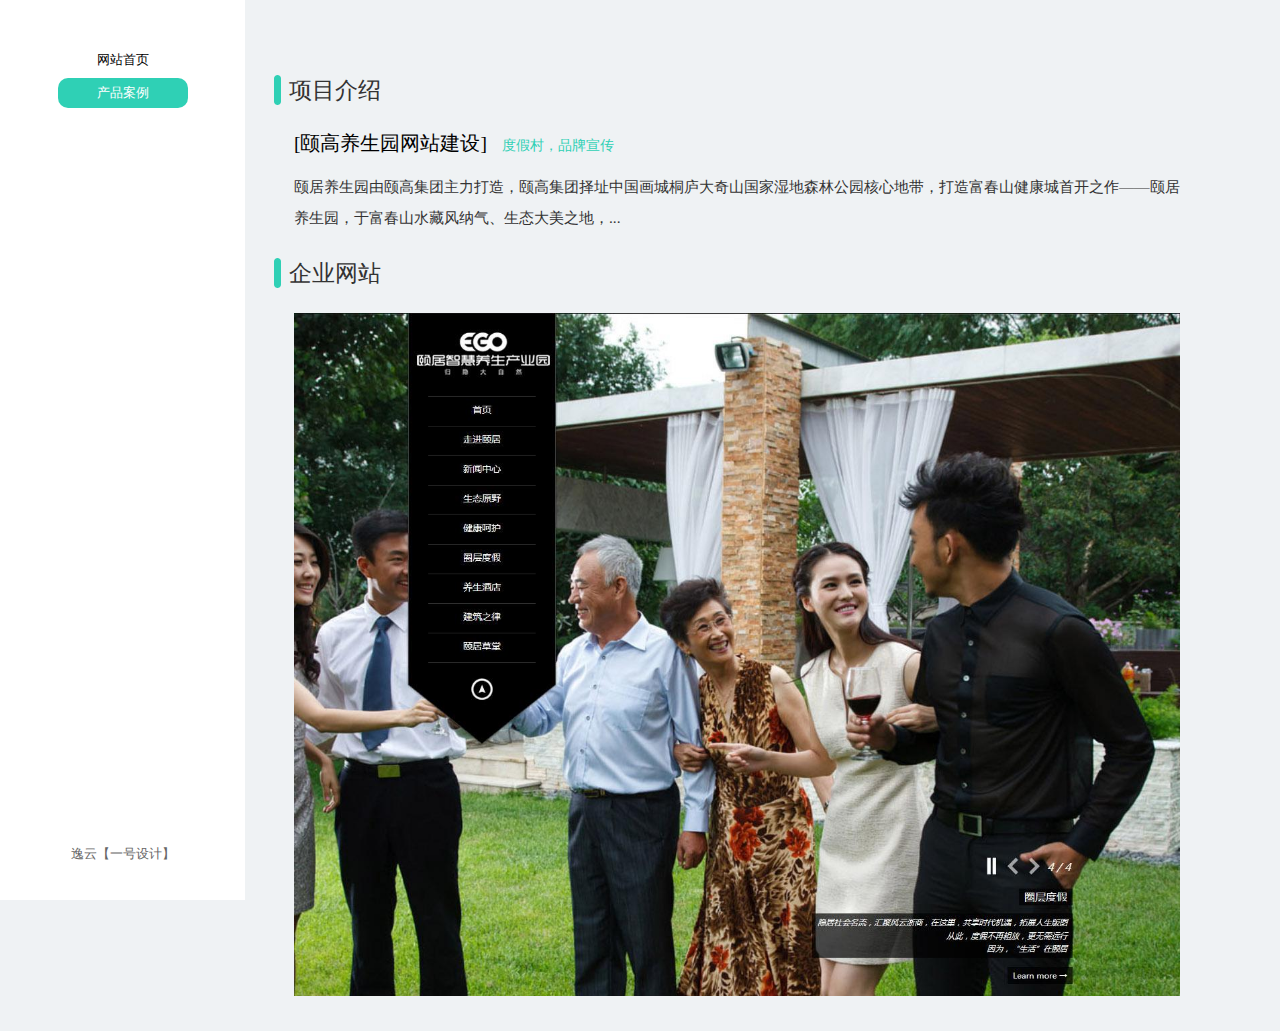
<file: 1.html>
<!DOCTYPE html PUBLIC "-//W3C//DTD XHTML 1.0 Strict//EN" "http://www.w3.org/TR/xhtml1/DTD/xhtml1-strict.dtd">
<html xmlns="http://www.w3.org/1999/xhtml">
<head>
<meta name="renderer" content="webkit" /> 
<meta http-equiv="Content-Type" content="text/html; charset=utf-8" />
<meta name="viewport" content="initial-scale=1, width=device-width, maximum-scale=1, minimum-scale=1, user-scalable=no" />
<title>颐高养生园网站建设 - 企业网站</title>
<link rel="shortcut icon" id="favicon" href="/favicon.png" />
  
<link rel="stylesheet" href="css/main.css?v=17.24" /> 
<link rel="stylesheet" href="css/animation.css" /> 
</head> 
<body class="details-page open">
	  <div id="main-container">
	<div class="inner-wrap">
		<div class="case-detail">
					<p class="caption">项目介绍</p>
			<h1>[颐高养生园网站建设]</h1><span class="info">度假村，品牌宣传</span>
						<div class="intro"> 颐居养生园由颐高集团主力打造，颐高集团择址中国画城桐庐大奇山国家湿地森林公园核心地带，打造富春山健康城首开之作——颐居养生园，于富春山水藏风纳气、生态大美之地，...</div>
			<p class="caption">企业网站</p> 
			<div class="imgs">
						<img src="uploads/image/20150909/1441802387.jpg" alt="" /></div> 
						</div> 
	</div>
	<ul class="btns">

</div>
<div class="sub-nav">
	<ul class="btn">

</div> 

<aside class="main">

</div>
<nav class="aside-container">
		<ul>
		<li><a href="index.html">网站首页</a></li>
		<li><a class="cur" href="1.html">产品案例</a></li>
	</ul>
	</nav>
   	 
<footer>
逸云【一号设计】</footer>
</aside>
<script type="text/javascript" src="js/jquery-1.9.1.js"></script>
<script type="text/javascript">
	$(".sub-nav .switch").click(function(){ 
		if($('body').hasClass('open')){
			$(this).attr('data-icon',9);		
			$('body').removeClass('open').addClass('close');
		}else{
			$(this).attr('data-icon',8);
			$('body').removeClass('close').addClass('open');
		}
		
	});
	$(".btns .up").click(function(){ 
		$("html,body").animate({scrollTop:0},600);
	});
</script>
</body>
</html>
</file>
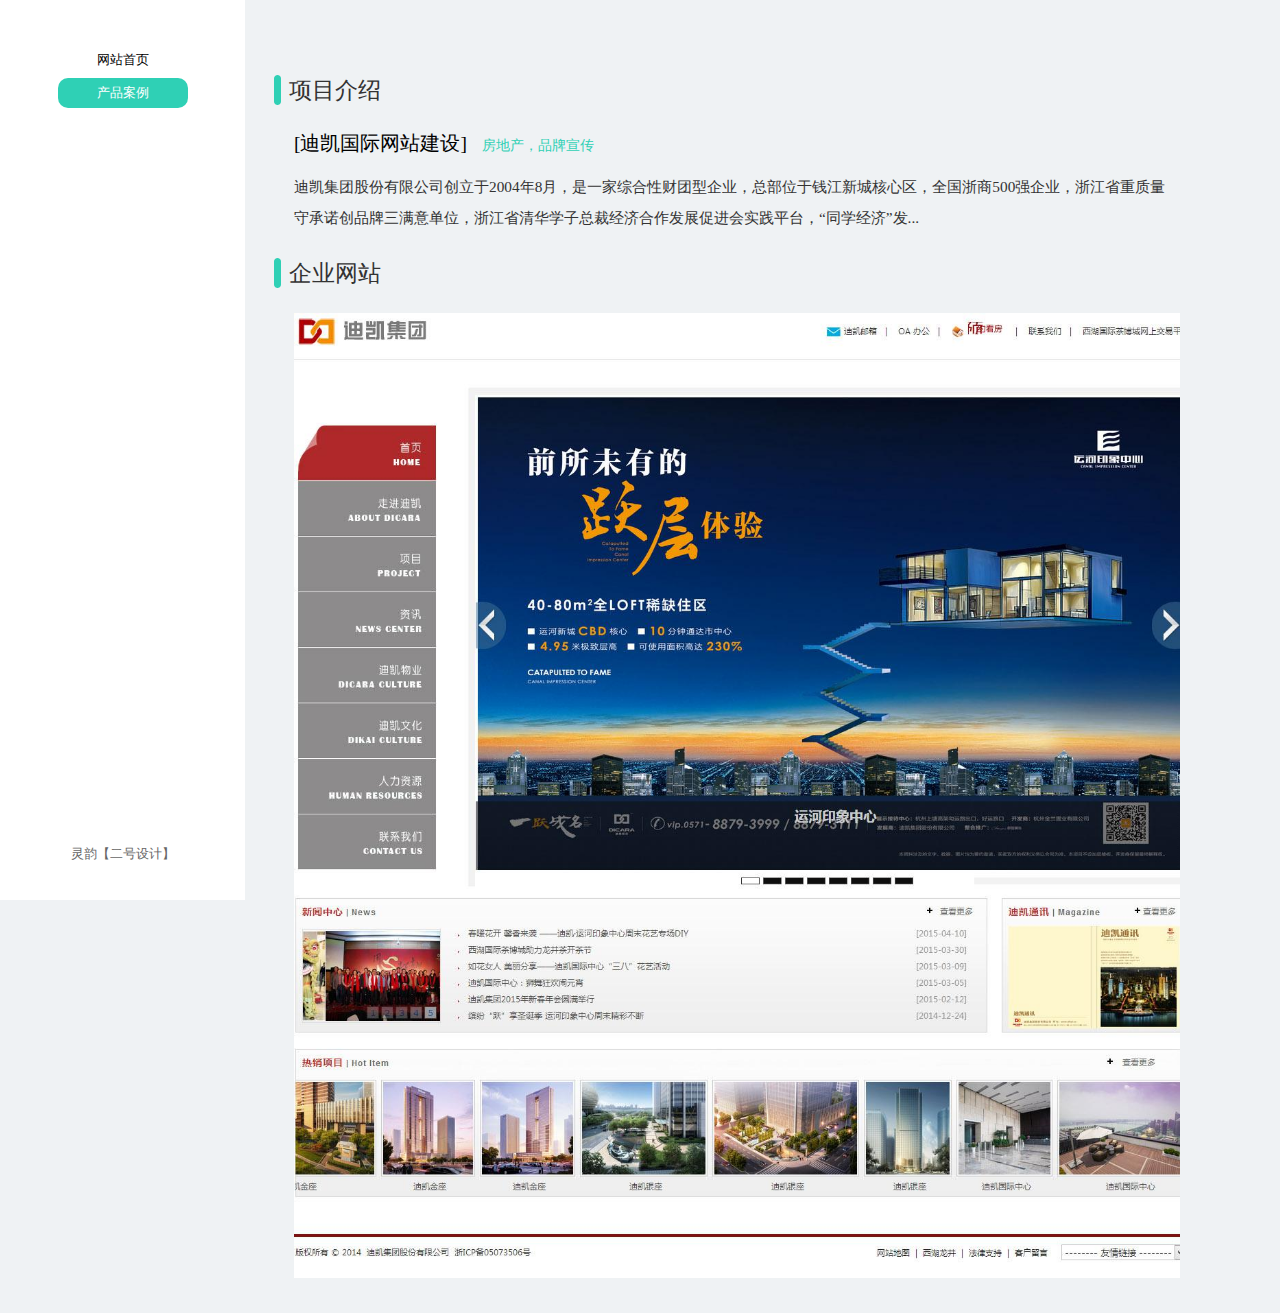
<file: 2.html>
<!DOCTYPE html PUBLIC "-//W3C//DTD XHTML 1.0 Strict//EN" "http://www.w3.org/TR/xhtml1/DTD/xhtml1-strict.dtd">
<html xmlns="http://www.w3.org/1999/xhtml">
<head>
<meta name="renderer" content="webkit" /> 
<meta http-equiv="Content-Type" content="text/html; charset=utf-8" />
<meta name="viewport" content="initial-scale=1, width=device-width, maximum-scale=1, minimum-scale=1, user-scalable=no" />
<title>迪凯国际网站建设 - 最新创意</title>
<link rel="shortcut icon" id="favicon" href="/favicon.png" />
  
<link rel="stylesheet" href="css/main.css?v=17.24" /> 
<link rel="stylesheet" href="css/animation.css" /> 
</head> 
<body class="details-page open">
	  <div id="main-container">
	<div class="inner-wrap">
		<div class="case-detail">
					<p class="caption">项目介绍</p>
			<h1>[迪凯国际网站建设]</h1><span class="info">房地产，品牌宣传</span>
						<div class="intro"> 迪凯集团股份有限公司创立于2004年8月，是一家综合性财团型企业，总部位于钱江新城核心区，全国浙商500强企业，浙江省重质量守承诺创品牌三满意单位，浙江省清华学子总裁经济合作发展促进会实践平台，“同学经济”发...</div>
			<p class="caption">企业网站</p> 
			<div class="imgs">
						<img src="uploads/image/20150909/1441805711.jpg" alt="" /></div> 
						</div> 
	</div>
	<ul class="btns">

</div>
<div class="sub-nav">
	<ul class="btn">

</div> 

<aside class="main">

</div>
<nav class="aside-container">
		<ul>
		<li><a href="index.html">网站首页</a></li>
		<li><a class="cur" href="1.html">产品案例</a></li>
	</ul>
	</nav>
   	 
<footer>
灵韵【二号设计】</footer>
</aside>
<script type="text/javascript" src="js/jquery-1.9.1.js"></script>
<script type="text/javascript">
	$(".sub-nav .switch").click(function(){ 
		if($('body').hasClass('open')){
			$(this).attr('data-icon',9);		
			$('body').removeClass('open').addClass('close');
		}else{
			$(this).attr('data-icon',8);
			$('body').removeClass('close').addClass('open');
		}
		
	});
	$(".btns .up").click(function(){ 
		$("html,body").animate({scrollTop:0},600);
	});
</script>
</body>
</html>
</file>
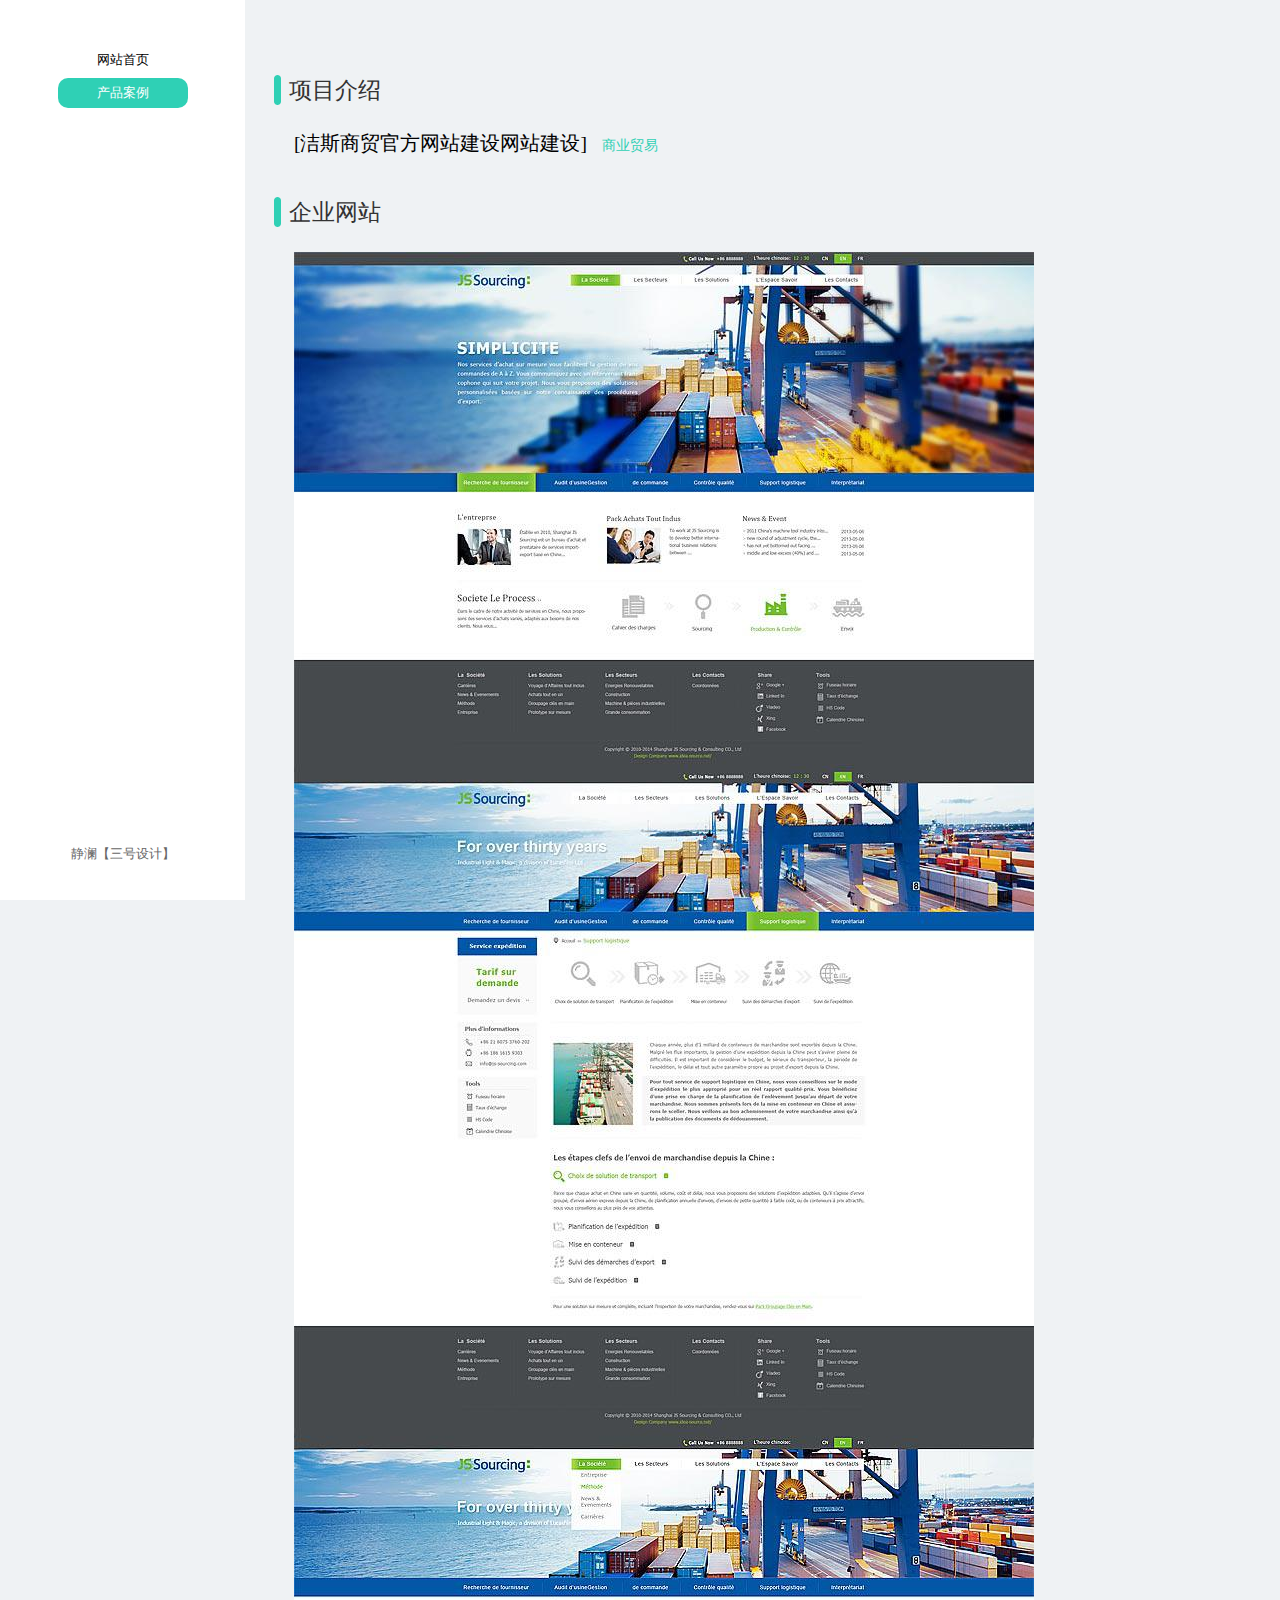
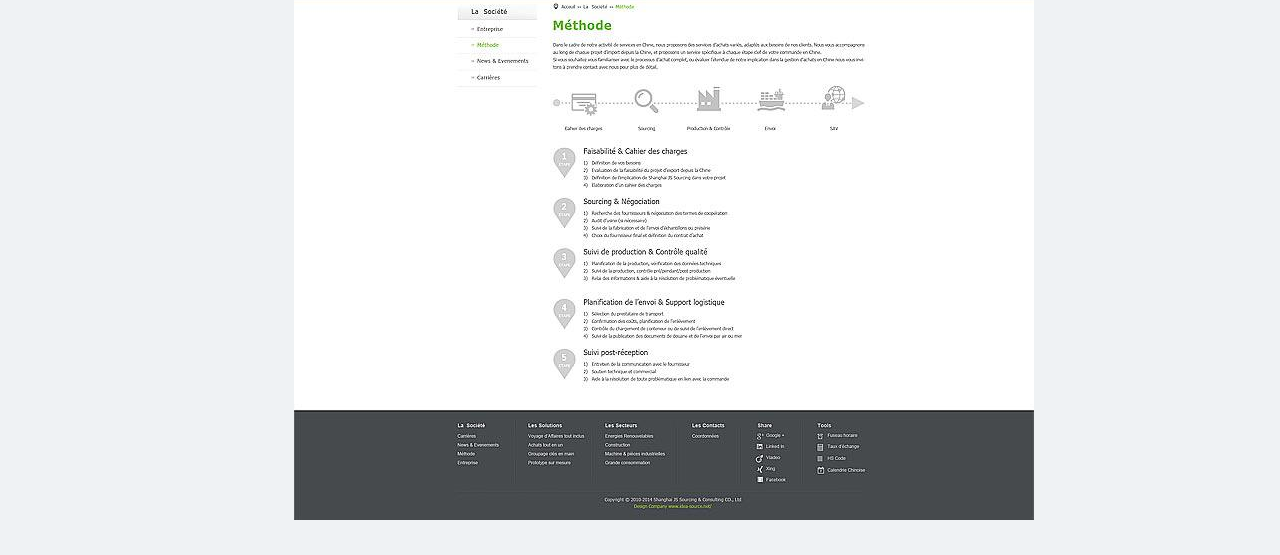
<file: 3.html>
<!DOCTYPE html PUBLIC "-//W3C//DTD XHTML 1.0 Strict//EN" "http://www.w3.org/TR/xhtml1/DTD/xhtml1-strict.dtd">
<html xmlns="http://www.w3.org/1999/xhtml">
<head>
<meta name="renderer" content="webkit" /> 
<meta http-equiv="Content-Type" content="text/html; charset=utf-8" />
<meta name="viewport" content="initial-scale=1, width=device-width, maximum-scale=1, minimum-scale=1, user-scalable=no" />
<title>洁斯商贸官方网站建设网站建设 - 最新创意</title>
<link rel="shortcut icon" id="favicon" href="/favicon.png" />
  
<link rel="stylesheet" href="css/main.css?v=17.24" /> 
<link rel="stylesheet" href="css/animation.css" /> 
</head> 
<body class="details-page open">
	  <div id="main-container">
	<div class="inner-wrap">
		<div class="case-detail">
					<p class="caption">项目介绍</p>
			<h1>[洁斯商贸官方网站建设网站建设]</h1><span class="info">商业贸易</span>
						<div class="intro"> </div>
			<p class="caption">企业网站</p> 
			<div class="imgs">
						<img src="uploads/image/20150909/1441802463.jpg" alt="" /></div> 
						</div> 
	</div>
	<ul class="btns">

</div>
<div class="sub-nav">
	<ul class="btn">

</div> 

<aside class="main">

</div>
<nav class="aside-container">
		<ul>
		<li><a href="index.html">网站首页</a></li>
		<li><a class="cur" href="1.html">产品案例</a></li>
	</ul>
	</nav>
   	 
<footer>
静澜【三号设计】</footer>
</aside>
<script type="text/javascript" src="js/jquery-1.9.1.js"></script>
<script type="text/javascript">
	$(".sub-nav .switch").click(function(){ 
		if($('body').hasClass('open')){
			$(this).attr('data-icon',9);		
			$('body').removeClass('open').addClass('close');
		}else{
			$(this).attr('data-icon',8);
			$('body').removeClass('close').addClass('open');
		}
		
	});
	$(".btns .up").click(function(){ 
		$("html,body").animate({scrollTop:0},600);
	});
</script>
</body>
</html>
</file>
<file: css/main.css>
body,div,dl,dt,dd,ul,ol,li,h1,h2,h3,h4,h5,h6,pre,form,fieldset,input,textarea,p,blockquote,th,td{ margin:0;padding:0;}
table{border-collapse:collapse;border-spacing:0;}
img{ border:0;vertical-align: middle;} 
ol,ul,li {list-style:none;}
li{vertical-align: middle;}
h1,h2,h3,h4,h5,h6,em,b{font-size:100%;font-weight:normal;}
input,
button,
select,
textarea {
  font-family: inherit;
  font-size: inherit;
  border-radius: 0;
  
}
a{text-decoration:none;}
input[type="submit"],
input[type="reset"],
input[type="button"],
button {
  -webkit-appearance: none;
}
a,a:visited{color:inherit;} 
 
img{max-width:100%;}
body{font:normal 13px '宋体' !important;overflow-x:hidden;background:#EFF2F4;}
body.home{background:#171C1C;}
.clear{clear:both;}
.clearfix:after{content:"";height:0;display:block;clear:both;}  
.white{color:#fff;}  
html,body{width:100%;height:100%;} 
 
html,body,.page-container,.section,.rbslider-container{height:100%;width:100%;min-width:320px;}
.section{background-position:center center;background-repeat:no-repeat;background-size:cover;}

header{font:normal 1em 'microsoft yahei';width:100%;height:90px;line-height:90px;position:fixed;z-index:999;} 

 
header.down{background:rgba(0,0,0,.38);height:70px;line-height:70px;box-shadow:0 5px 6px 0 rgba(0,0,0,.15);transition:background-color .6s;}

header .container{width:95%;margin:auto;height:100%; }
#logo{position:absolute;height:100%;}
#logo img{transition:all .5s;width:80%;}
 
.down #logo img{width:71%;}
 
header nav{width:45%;height:100%;margin:auto;position:relative;z-index:3;color:#fff;}
header nav ul{height:100%;}
header nav .icon_menu{display:none;}
header nav li{float:left;width:11.1111%;height:100%;box-sizing:border-box;text-align:center;} 
  

header nav li b{position:relative;top:2px;font-size:17px;margin-right:2px;display:none;}
 

header nav li a{font-size:18px;letter-spacing:1px;color:#ccc;display:inline-block;border-top:3px solid transparent;border-bottom:3px solid transparent;}
header nav li a:visited{color:#ccc;}
header.down nav li a{color:#eee;font-size:17px;} 

 
header nav li.active a{border-top:3px solid #00DFB9;}

header nav li.active a ,header nav li.active a {color:#00DFB8;}
 

header .nav-tel{position:absolute;right:2%;top:0;color:#00DFB8;font-size:21px;}
 
header .nav-tel b{margin-right:5px; display: inline-block;width: 30px;height: 30px;text-decoration: none;background: url(../img/tel.png) no-repeat;vertical-align:middle;position:relative;top:-3px;}
 
 
header.down .nav-tel{font-size:20px;}
 
.section{min-width:320px;position:relative;} 
.page1{background:#0F0B08;}  
.rbslider-container{position:relative;min-height:460px;}
.rbslider-slide{background-size:cover;background-position:center center;position:relative;}
 
 
.slide-content{width:40%;color:#fff;margin:0 auto 0;text-align:center;font-size:10px;position:relative;top:25%; } 
.slide-content .content-box{position:relative;z-index:3;}
 
.slide-content h2{font-size:3.3em;position:relative;}
.slide-content h2 b{font-size:1.9em;color:#00DFB8;margin:0.25em 0 0.33em 0;display:block;}

.slide-content h3{font-size:6.8em;position:relative;color:#00DFB8;margin:15px 0;text-transform:uppercase;}

.slide-content .intro{font-size:1.6em;line-height:2em; position:relative;margin:10px 0;color:#ccc;}
 

.slide-content-1{width:40%;}
 
 
.slide-content-1 .img{width:38%;margin:20px auto 0;position:relative;} 


.rbslider-slide-active .slide-content-1 h2{-webkit-animation: down 1.2s;-ms-animation: down 1.2s;animation: down 1.2s;}
.rbslider-slide-active .slide-content-1 .intro{-webkit-animation:up 1s ease 1;-ms-animation:up 1s ease 1;animation:up 1s ease 1;}
.rbslider-slide-active .slide-content-1 .img{-webkit-animation: bounceIn 1.2s ease 1 1.5s,img-up 2s ease 1;-ms-animation: rotateIn .8s ease 1 2.3s, bounceIn .8s ease 1 3.1s,img-up 2s ease 1;animation: rotateIn .8s ease 1 2.3s, bounceIn .8s ease 1 3.1s,img-up 2s ease 1;}
.rbslider-slide-active .slide-content-1 .img:hover img{-webkit-animation: bounceIn 1s ease-out 1;-ms-animation: bounceIn 1s ease-out 1;animation: bounceIn 1s ease-out 1;}
 
 
.slide-content-2 h2{font-size:2em;-ms-transition:all 1.5s;transition:all 1.5s;}
 
 
.slide-content-2 h2 b{font-size:3.5em;margin:0.12em 0 0.15em 0;text-decoration:underline;}

.rbslider-slide-active .slide-content-2 h2{font-size:3em;-webkit-animation:bounceInLeft 1.5s;-ms-animation:bounceInLeft 1.5s;animation:bounceInLeft 1.5s;}
.rbslider-slide-active .slide-content-2 h3{-webkit-animation:bounceInDown 1.8s;-ms-animation:bounceInDown 1.8s;animation:bounceInDown 1.8s;}
.rbslider-slide-active .slide-content-2 .intro{-webkit-animation:bounceInUp 2.5s;animation:bounceInUp 2.5s;}

.background-box{height:100%;width:100%;position:absolute;left:0;top:0;background:rgba(0,0,0,.5);transition:all .7s ease .5s;}
.rbslider-slide-active .background-box{width:50%;}
.slide-content-3{text-align:right;margin:0;width:50%;}
.slide-content-3 .content-box{padding-right:80px;width:auto;right:45%;-ms-transition:all .5s ease 1.1s;transition:all .5s ease 1.1s;opacity:0;}
.slide-content-3 h2 b{text-transform:uppercase;}

.rbslider-slide-active .slide-content-3 .content-box{right:0;opacity:1;}

.rbslider-slide-active .slide-content-4 h2{font-size:3em;-webkit-animation:bounceInRight 1.5s;webkit-animation:bounceInRight 1.5s;}
.rbslider-slide-active .slide-content-4 h3{-webkit-animation:bounceInLeft 1.8s;animation:bounceInLeft 1.8s;}
.rbslider-slide-active .slide-content-4 .intro{-webkit-animation:bounceInDown 2.3s;animation:bounceInDown 2.3s;}
 

#logo,#logo img,header nav{-ms-transition:all .5s;transition:all .5s;}
 
  
.rbslider-container .move-down{display: block;width: 47px;height: 48px;background: url(../img/icon2.png) no-repeat -216px -97px;cursor: pointer;z-index: 99;position:fixed;top:88%;left:50%;margin-left:-23px;transition:all .5s;}
.rbslider-container .move-down:hover{
	background-position:-216px -149px;
}

.home-news{position:absolute;z-index: 99;top:78%;left:50%;width:270px;margin:0 0 0 -200px;height:20px;line-height:20px;padding:0 40px 0 50px;overflow:hidden;}
.home-news span,.home-news .more{position:absolute;top:0;left:0;color:#00DFB9;} 
.home-news .more{left:auto;right:0;border-bottom:1px dotted #00dfb9;display:block;line-height:1.2em;padding-bottom:3px;}
.home-news ul{transition:all .6s;}
.home-news ul li{height:20px;}
.home-news ul li a{color:#DDDDDD;}


  @-webkit-keyframes up {
  0% {
	top:270px; 
	opacity: 0;
  }

  100% {
  top:0; 
    opacity: 1;
  }
}
keyframes up {
  0% {
	top:270px; 
	opacity: 0;
  }

  100% {
  top:0; 
    opacity: 1;
  }
}
 @-webkit-keyframes down {
  0% {
	top:-270px; 
	opacity: 0;
  }

  100% {
  top:0; 
    opacity: 1;
  }
}
keyframes down {
  0% {
	top:-270px; 
	opacity: 0;
  }

  100% {
  top:0; 
    opacity: 1;
  }
}
  
@-webkit-keyframes img-up{
  0% {
	top:270px; 
	opacity: 0;
  }

  100% {
  top:0; 
    opacity: 1;
  }
}
keyframes img-up{
  0% {
	top:270px; 
	opacity: 0;
  }

  100% {
  top:0; 
    opacity: 1;
  }
} 

.section-content-container {width:66%;margin:180px auto 0;}
.section-content-container hgroup{margin:auto;text-align:center;letter-spacing:2px;font-size:10px;position:relative;right:-100%;opacity:0;transition:all .8s;}
.active .section-content-container hgroup{right:0;opacity:1;}
.section-content-container hgroup h2{text-transform:uppercase;font-weight:normal;color:#2ED0B4;font-size:4.3em;}
.section-content-container hgroup h3{color:#333;margin-top:10px;font-size:2.6em;}
.white .section-content-container hgroup h3{color:#fff;}

.section-content{margin:60px auto auto;position:relative;}
.section-content{left:-100%;transition:all .5s ease .3s;opacity:0;}
.active .section-content{left:0;opacity:1;} 
.service-list li{float:left;margin:0 1.5% 2% 0;width:23%;text-align:center;transition:all .5s;position:relative;} 
.service-list li:hover {top:-10px;box-shadow:3px 5px 6px 0 rgba(204,204,204,.5); }
.service-list li:nth-child(4n){margin-right:0;}

.service-list li .top{border:1px solid #DFDFDF;padding:135px 0 25px 0; background-color:rgba(255,255,255,.39);background-repeat:no-repeat;background-position:center 38px;font-size:15px;color:#333}

.service-list li:hover .top{background-color:rgba(255,255,255,.8);transition:all .8s;}
 
.service-list li .intro{font-size:13px;color:#fff;background:#019F84;padding:15px 10px;position:relative;overflow:hidden;}
.service-list li .intro p{position:relative;z-index:3;}
.service-list li .intro b{font-size:4.35em;color:#01A689;position:absolute;left:20px;top:6px;z-index:2;transition:all .8s;}
.service-list li:hover .intro b{left:200px;}



.rbslider-item-list-wrapper{margin-top:110px;}
.rbslider-item-list{width:85%; }
.rbslider-item-list-more,.rbslider-item-list-wrapper .wider-more{display:block;position:absolute;border:1px dotted #2ED0B7;text-align:center;left:50%;color:#2ED0B7;cursor:pointer;margin-left:-60px;width:120px;}
.rbslider-item-list-more{display:none;top:75%;height:35px;line-height:35px;font-size:22px;}
.rbslider-item-list-wrapper .wider-more{top:120%;height:45px;line-height:45px;font-size:26px;}

.rbslider-item-list-more:hover,.rbslider-item-list-wrapper .wider-more:hover{background:#2ED0B7;color:#fff;-ms-transition:all .5s;transition:all .5s;}

.rbslider-item-list li{float:left;width:30.66666%;margin:0 4% 0 0;position:relative;}
.rbslider-item-list li:nth-child(3n){margin-right:0;}

.rbslider-item-list .cover{position:absolute;left:0;width:100%;height:100%;-ms-transition:all .4s;transition:all .4s;}

.rbslider-item-list li .img-box{position:relative;overflow:hidden;}
 
.rbslider-item-list .img-box .img{position:absolute;left:0;top:0;height:100%;overflow:hidden;width:100%;}
.rbslider-item-list .img-box .img img{width:100%;}
.rbslider-item-list .img-box .ck{margin-top:58.5%;}
.rbslider-item-list .img-box .cover{background:rgba(0,0,0,.66) url(../img/click.png) center center no-repeat;top:-100%;}
.rbslider-item-list li:hover .img-box .cover{top:0;}

.rbslider-item-list li .intro{border-bottom:2px solid #20BCA1;padding:15px 10px;background:rgba(255,255,255,.65);position:relative;overflow:hidden;font-size:13px;}
.rbslider-item-list li .intro{color:#666;}
.rbslider-item-list li .intro h3{color:#00DFB8;font-size:1.15em;margin:5px 0;}
 

.rbslider-item-list li .intro-content{position:relative;z-index:3;}
.rbslider-item-list li .intro .cover{background:#1FB198;top:100%;z-index:2;}
.rbslider-item-list li:hover .intro .cover{top:0;}

.rbslider-item-list li:hover .intro,.rbslider-item-list li:hover .intro h3{color:#fff;transition:color .5s;}

.rbslider-item-list-wrapper{transition:none;}
.rbslider-item-list-wrapper ul{margin:auto;}
.rbslider-item-list-rbslider{width:75%;min-width:300px;}
.rbslider-item-list-rbslider  li{float:none;width:100%;margin:0;}

.rbslider-item-list-wrapper{position:static;}
.rbslider-item-list-wrapper .rbslider-item-list{position:relative;top:320px;opacity:0;transition:all .6s ease-out .3s;}
.active .rbslider-item-list-wrapper .rbslider-item-list{top:0;opacity:1;}
.rbslider-item-list-container .navigation{display:none;}
.rbslider-item-list-container .navigation a{position:absolute;top:40%;width:16px;height:30px;background-image:url(../img/icon2.png);background-repeat:no-repeat;cursor:pointer;}
.rbslider-item-list-container .prev{background-position:0px -166px;left:10%;}
.rbslider-item-list-container .next{background-position:-25px -166px;right:10%;}

 

.partner-list{width:88%;text-align:center;margin:auto;}
.partner-list li{float:left;width:20%;box-sizing:border-box;min-height:80px;border:1px dotted #ccc;border-left:none;border-top:none;-webkit-transition: all .8s ease-in-out 0s;-moz-transition: all .6s ease-in-out 0s;transition: all .6s ease-in-out 0s;position:relative;text-align:center;}

.partner-list li:nth-child(5n){border-right:none;}
.partner-list li:nth-child(5n) ~ li{border-bottom:1px solid transparent;}

.equipment-list li{text-align:center;}
.equipment-list li .text{margin-top:25px;line-height:2.5em;}
.btn-test{position:absolute;top:100%;padding:12px 0;width:320px;left:50%;margin-left:-160px;font-size:1.25em;color:#00AA88;text-align:center;border:1px solid #00AA88;display:block;opacity:0;transition:top .86s ease .8s;transition:background .3s;}
.btn-test:visited{color:#00AA88;}
.active .btn-test{top:80%;opacity:1;}
.btn-test:hover{background:#00AA88;background:rgba(0,170,136,.5);border-color:rgba(0,170,136,.68);color:#fff;}
.partner-list li .con{position:absolute;top:0;left:0;width:100%;height:100%;overflow:hidden;color:#fff;transition:all 1.28s ease;}
 
.partner-list li:hover .con{background:rgba(46,208,180,.6);}
 
.partner-list li .con .img{position:absolute;top:0;left:0;width:100%;transition:all .8s;}
.partner-list li .con .img img{max-width:90%;}
.partner-list li:hover .con .img{opacity: 0;-webkit-transform: translate3d(0, -100%, 0);transform: translate3d(0, -100%, 0);} 
 
.partner-list li h4{margin:22% 0 6px 0;width:100%;opacity:0;font-size:1.36em;display:block;transition:opacity .2s ease;}

.partner-list li:hover h4{opacity:1;-webkit-animation:rollIn .76s;animation:rollIn .76s;}
 
 .partner-list li p{position:relative;top:30%;opacity:0;font-size:1.1em;transition:all .5s ease .38s;}
.partner-list li:hover p{top:0;opacity:1;}

.partner-list li .ck{margin-top:67.567%;}

.marketing-content hgroup h3{color:#fff !important;}
.marketing_list{margin:auto;text-align:center;color:#fff;}
.marketing_list li{width:15.8%;margin-right:1%;float:left;min-width:135px;position:relative;}
.marketing_list li:nth-child(6n){margin-right:0;}
.marketing_list li .icon{position:absolute;top:0;left:50%;width:128px;margin-left:-64px;}
.marketing_list li .circular{position: absolute;width: 128px;height: 128px;background: url(../img/icon2.png) no-repeat;-webkit-transition: all .3s ease-in-out 0s;transition: all .3s ease-in-out 0s;z-index:2;}
.marketing_list li .l{clip:rect(128px,64px,128px,0);}
.marketing_list li .r{clip:rect(0,128px,0,64px);}
.marketing_list li:hover .l{clip:rect(0,64px,128px,0);}
.marketing_list li:hover .r{clip:rect(0,128px,128px,64px);}
.marketing_list i{display:block;position:absolute;top:28px;left:36px;height:70px;background-image:url(../img/icon2.png);background-repeat:no-repeat;} 
 
i.marketing-seo{width: 54px;background-position:-144px 0;left:38px;top:25px;}
i.marketing-weixin{width: 74px;background-position:-207px 0;left:29px;top:25px;}
i.marketing-weibo{width: 68px;background-position:-288px 0;top:23px;left:33px;}
i.marketing-msg{width: 61px;background-position:-366px 0;left:35px;top:26px;}
i.marketing-pay{width: 56px;background-position:-438px 0;}
i.marketing-bbs{width: 51px;background-position:-144px -72px;}

.marketing_list li h4{margin:145px auto 6px;font-size:1.35em;}
.marketing_list li p{line-height:2em;} 

.home-about{margin:350px auto auto 50%;width:45%;color:#B2B1B1;line-height:2.5em;position:relative;transition:all .6s;}
.home-about li{position:absolute;}
.home-about h2{color:#fff;margin-bottom:35px;left:380px;font-size:2.3em;}
.home-about h2 b{color:#00DFB9;font-size:.7em;}
.home-about .bot{margin-top:15px;top:380px;font-size:1.35em;}
.home-about .con{font-size:1.05em;top:300px;}

.home-about h2,.home-about .bot,.home-about .con{position:relative;opacity:0;} 
.home-about li.cur{z-index:3;}
.home-about li.cur h2{left:0;top:0;opacity:1;transition:all .66s;} 
.home-about li.cur .con{left:0;top:0;opacity:1;transition:all .6s ease .3s;} 
.home-about li.cur .bot{left:0;top:0;opacity:1;transition:all .5s ease-out .4s;} 

.home-about dd{background: url(../img/point.png) no-repeat left center;padding-left:25px;}
.home-about dd b{padding:0 10px;}

.home-about-navi{position:absolute;left:2.5%;top:18%;color:#ccc;background:#0D7462;background:rgba(13,116,98,.5);}
.home-about-navi li{height:32px;line-height:32px;text-align:center;font-size:1.06em;position:relative;z-index:3;cursor:pointer;padding:0 25px;}
.home-about-navi li b{display:none;}
.home-about-navi li.cur{color:#fff;}
.home-about-navi li.bg{position:absolute;background:#25A48E;background:rgba(13,137,116,.5);top:0;left:0;width:100%;padding:0;color:#fff;z-index:2;transition:all .4s;}

.home-about-bottom{position:absolute;bottom:-60px;left:0;height:60px;background:rgba(255,255,255,.12);border-top:1px solid #666666;border-top-color:rgba(255,255,255,.13);width:100%;opacity:.3;transition:all .66s ease .6s;}
.active .home-about-bottom{bottom:0;opacity:1;}
.home-about-bottom ul{width:68%;margin:auto;color:#ccc;font-size:1.1em;}
.home-about-bottom li{float:left;width:33%;line-height:60px;}
.home-about-bottom li em{font-size:1.35em;color:#00DFB9;padding-right:10px;font-style:normal;}

.home-contact{margin:300px 0 0;width:100%;}
.home-contact ul{position:relative;left:50%;color:#666;float:left;}
.home-contact p{line-height:1.9em;font-size:1.1em;}
.home-contact li{float:left;position:relative;left:-50%;top:0;}
.home-contact li.line{clear:both;float:none;width:100%;border-bottom:1px dotted #B7B7B7;padding-top:50px;}
.home-contact .img{width:155px;}
.home-contact .center{margin:0 60px;}
.home-contact .center p{line-height:2.08em;}

.home-contact .center .job{color:#666;font-weight:bold;}
.home-contact .center .job:hover{text-decoration:underline;} 
 
 

.home-contact li h2{margin:2px 0 6px 0;}
.home-contact li h2 a{color:#2ED0B4;text-decoration:none;font-size:2.2em;}

.home-contact .kh{font-size:2em;color:#2ED0B4;text-align:center;margin-top:50px;position:relative;top:380px;opacity:0;transition:all .6s ease .7s;} 
.active .home-contact .kh{top:0;opacity:1;}
.home-contact .kh h2{margin-top:20px;font-weight:normal;font-size:.8em;text-transform:uppercase;}

u{text-decoration:none;margin:0 5px;font-family:Arial;} 
 

#panel{position:fixed;right:0;top:50%;margin-top:-126px;height:250px;border:1px solid #00735F;background:#018D75;width:49px;z-index:999;font-family:'microsoft yahei';}
.index_cy{width:30px;height:30px;background-image:url(../img/index_cy.png);position:fixed; right:0; top:50%; margin-top:140px;background-position:62px 0px;cursor:pointer;}
.index_cy2{width:30px;height:30px;background-image:url(../img/index_cy.png);position:fixed; right:0; top:50%; margin-top:140px;background-position:30px 0px;cursor:pointer;}
#panel,#panel .info{border-top-left-radius:10px;border-bottom-left-radius:10px;}
 
#panel .icons li{width:49px;height:49px;background-image:url(../img/icon2.png);background-repeat:no-repeat;}
.icons .up{background-position:-330px -125px;cursor:pointer;}
.icons .qq{background-position:-385px -73px;}
.icons .tel{background-position:-385px -159px;}
.icons .wx{background-position:-383px -121px;}
.icons .down{background-position:-330px -164px;cursor:pointer;}

#panel .info{position:absolute;height:147px;top:50%;right:100%;margin-top:-73.5px;background:#018D75;width:0;overflow:hidden;transition:all .5s;}
#panel .info.hover{width:145px;}
#panel .info li{width:145px;display:none;text-align:center;color:#ccc;}

#panel .info li p{font-size:1.1em;line-height:2em;padding:15px;text-align:left;}
#panel .info li.qq p a{display: block;margin-top: 12px;width: 100px;height: 32px;line-height: 32px;color: #00dfb9;font-size: 16px;text-align: center;text-decoration: none;border: 1px solid #00dfb9;border-radius:5px;}
#panel .info li.qq p a:hover{background:#00dfb9;color:#fff;}
#panel .info li  div.img{height:100%;background:#DEFFF9;margin:15px}

/*-----------------------------新闻页--------------------------------------------------*/



aside{position:relative;position:fixed;top:0;left:0;width:245px;height:100%;background:#fff;font-family:'microsoft yahei';transition:all .5s;}
.close aside{left:-245px;}
aside h1{margin:25px 0 0 15px;line-height:2.6em;}
aside h1 a{font-size:2em;color:#333;text-transform:uppercase;font-weight:bold; text-align:center;height:50px;display:block;}
aside h1 a img{ width:80%; text-align:center}
aside h1 span{display:none;}
aside h1 b{font-style:normal;display:block;font-size:.28em;color:#666;line-height:1em;margin-top:-3px;letter-spacing:4px;}
.aside-container{margin:45px auto 0;width:130px;text-align:center;} 
 
aside .qrcode p{margin-top:10px;color:#333;}
aside .qrcode p i{width:9px;height:14px;background:url(../img/icon2.png) -117px -182px no-repeat;float:right;}

 
aside nav li{margin:3px 0;}
aside nav li a{height:30px;line-height:30px;display:block;border-radius:10px/10px;}
aside nav li a.cur,aside nav li a:hover{background:#2FD0B5;color:#fff;}

aside footer{text-align:center;width:100%;position:absolute;right:0;bottom:35px;color:#666;line-height:1.8em;}

#main-container{margin-left:245px;padding-top: 50px;transition:all .5s;position:relative;}
.close #main-container{margin-left:0;}

#main-container .btns{position:fixed;right:15px;bottom:25px;z-index:99999;}
#main-container .btns li{margin-bottom:5px;position:relative;}
#main-container .btns li .info{position:absolute;width:0;overflow:hidden;height:100%;background-color:rgba(0,0,0,.6);top:0;right:100%;z-index:1;color:#ccc;border-top-left-radius:5px;border-bottom-left-radius:5px;}
#main-container .btns li p{padding:6px 0 6px 17px;width:100px;line-height:1.5em;}
#main-container .btns li p.qq{line-height:3em;color:#26C5B5;}
#main-container .btns li:hover .info{width:120px;background:#000;transition:all .5s;}
#main-container .btns li a{display:block;height:50px;width:50px;border-radius:5px/5px;background-color:rgba(0,0,0,.6);background-image:url(../img/icon2.png);background-repeat:no-repeat;transition:background-color .5s;position:relative;z-index:2;}
#main-container .btns li:hover a{background-color:#000;}
#main-container .btns li:hover a.tel,#main-container .btns li:hover a.qq{border-top-left-radius:0;border-bottom-left-radius:0;}

.btns .up{background-position:-330px -123px;cursor:pointer;}
.btns .tel{background-position:-387px -159px;}
.btns .qq{background-position:-387px -73px;}

.sub-nav{position:fixed;top:0;left:220px;width:100%;background:#EFF2F4;padding:25px 0 25px 55px;}
.close .sub-nav{left:0;}

.sub-nav .btn li{display:inline-block;margin-right:6px;}
.sub-nav .btn li a{display:block;padding:0 12px;height:30px;line-height:30px;color:#777777;background:#fff;border-radius:5px/5px;border:1px solid #ccc;font:normal 1.1em/28px 'microsoft yahei';}
.sub-nav .btn li a i{font-size:1.5em;font-style:normal;vertical-align:middle;color:#555;}
 
.news-cate a{display:inline-block;color:#777;border:1px solid #ccc;height:26px;line-height:26px;background:#fff;border-right:none;padding:0 20px;}
 
.news-cate a.cur,.news-cate a:hover{background:#666666;color:#fff;}
 
.news-cate a:first-child{border-top-left-radius:4px;border-bottom-left-radius:4px;}
.news-cate a:last-child{border-top-right-radius:4px;border-bottom-right-radius:4px;border-right:1px solid #ccc;}

.sub-nav .switch{position:absolute;left:0px;top:20px;z-index:110;font-size:3em;display:block;cursor:pointer;}

.inner-wrap{padding:25px 100px 25px 30px;}

.news-list{ -webkit-animation:fadeInUp .8s ease 1;animation:fadeInUp .8s ease 1;}
.news-list li{margin:0 0 25px 0;position:relative;padding-left:72px;clear:both;}
.news-list li:nth-child(2n+0){margin-right:0;}

.news-list li .news-img{float:left;width:230px;margin-right:35px;text-align:center;overflow:hidden;border:2px solid #fff;background:#fff;position:relative;} 
.news-list li .news-img .img{display:block;width:100%;height:100%;position:absolute;left:0;left:0;} 
.news-list li .news-img .bl{margin-top:60%;} 
.news-list li .news-img img{min-width:100%;min-height:100%;}

.news-list li .news-img .date{position:absolute;left:50px;top:0;height:30px;width:50px;background:#fff;background:rgba(255,255,255,.75);color:#555;line-height:30px;text-align:center;font-size:18px;font-weight:normal;}
.news-list li .news-img .date span{display:block;position:absolute;top:0;left:-50px;height:100%;width:50px;background:#7BB83B;background:rgba(123,184,59,.75);color:#fff;line-height:30px;text-align:center;}

 
.news-list li h2{margin-top:3px;font:normal 1.8em/1.5em 'microsoft yahei';height:1.5em;overflow:hidden;}
.news-list li h2 a{color:#222;}
.news-list li h2 a:hover{color:#2FD0B5;}
.news-list li p.desc{color:#777;line-height:1.8em;height:3.6em;overflow:hidden;}
.news-list li .more{color:#2CC0A7;}
.news-list li .info{color:#999;margin:6px 0;}
 

.news-list li .date{width:58px;height:66px;padding-top:2px;color:#fff;font-size:2em;text-align: center;background: url(../img/icon2.png) no-repeat -442px -128px;position:absolute;left:0;top:0;font-family: "微软雅黑",Arial;}
.news-list li .date span{display:block;font-size:.56em;line-height:1.2em;}

article{font-family:'microsoft yahei';padding:0 320px 0 25px;position:relative;}
article h1{font-size:2.2em;}
article .info{color:#999;margin:15px 0 0;padding-bottom:30px;border-bottom:1px solid #dadada;}
article .info u{margin:0 10px;font-size:1.3em;}
article .info i{margin-right:5px;color:#333;}
article .content{border-top:1px solid #fff;padding-top:30px;line-height:2em;font-size:1.2em;}
article .content p{line-height:2em;margin:10px 0;}
article .content h1,article .content h2,article .content h3,article .content h4{font-weight:normal;margin:10px 0;color:#444;}
article .content h1{font-size:1.32em;}
article .content h2{font-size:1.23em;}
article .content h3{font-size:1.16em;}
article .content h4{font-size:1em;}
article .content strong,article .content b{font-weight:bold;}

article .recommend-news{width:280px;padding:15px;background:#fff;height:680px;position:fixed;top:130px;right:81px;z-index:999;transition:all .5s; -webkit-animation:fadeInRight .8s ease 1;animation:fadeInRight .8s ease 1;}
article .recommend-news .caption{border-bottom:2px solid #eee;height:3em;line-height:3em;margin:10px 0;}
article .recommend-news .caption h3{height:100%;display:inline-block;border-bottom:2px solid #2FD0B5;font-size:1.45em;}
article .recommend-news li{margin-bottom:13px;padding-bottom:13px;border-bottom:1px dotted #ccc;}
article .recommend-news li .img{width:100px;height:78px;overflow:hidden;float:left;margin-right:15px;}
article .recommend-news li img{min-width:100%;min-height:100%;max-width:120%;}
article .recommend-news li h2 a{font-size:1.1em;color:#333;}
article .recommend-news li p{color:#999;margin-top:10px;}
article .recommend-news li p i{color:#222;}

.news-cate-dropdown{display:none;position:relative;width:98px;font-family:'microsoft yahei';float:right;}
.details-page .news-cate-dropdown{display:none !important;}
.news-cate-dropdown button{border:1px solid #ccc;width:100%;text-align:center;height:25px;line-height:23px;padding:0;margin:0;background:#fff;border-radius:3px;outline:none;color:#666;}
.news-cate-dropdown button:hover,.news-cate-dropdown.active button{background:#eee;}
.news-cate-dropdown button i{margin-left:2px;font-size:1.2em;vertical-align:middle;}
.news-cate-dropdown ul{display:none;position:absolute;text-align:center;width:100px;top:26px;right:0;background:#fff;border:1px solid #ccc;border-radius:5px;padding:10px 0;box-shadow:0 0 10px #ccc;}
.news-cate-dropdown.active ul{display:block;}
.news-cate-dropdown ul li{line-height:2.3em;color:#333;}

/*-------------------------------------------------------------------------------------*/ 

/*-----------------案例------------------*/

.cases{ -webkit-animation:zoomIn .8s ease 1;animation:zoomIn .8s ease 1;}
.cases a{cursor:pointer;}
.cases li{width:23.125%;margin:0 2.5% 2.5% 0;float:left;box-sizing:border-box;border:1px solid #DEDEDE;border-bottom:2px solid #01BE9E;}
.cases li:hover{border-bottom-color:#10917B;}
.cases li:nth-child(4n){margin-right:0;}
.cases .case-img{position:relative;width:100%;overflow:hidden;}
.cases .case-img .ck{margin-top:60%;}
.cases .case-img .img-box,.cases .cover{width:100%;height:100%;position:absolute;top:0;left:0;text-align:center;transition:all .38s;} 
.cases .case-img .cover{top:-100%;background:rgba(0,0,0,.6) url(../img/click.png) center center no-repeat;display:block;}
.cases li:hover .case-img .cover{top:0;}
 
.cases .case-img .img-box img{height:100%;}

.cases .intro{position:relative;padding:10px;background:#F5F5F5;color:#666;line-height:1.8em;overflow:hidden;}
.cases .intro h2,.cases .intro p{position:relative;z-index:2;}
.cases .intro .cover{top:100%;background:#1FB198;}
.cases li:hover .intro .cover{top:0;}
.cases .intro h2{font-size:1.15em;}
.cases .intro h2 a{color:#05977F;}

.sub-nav h2{font-size:1.9em;line-height:1.1em;}

 
.cases li:hover .intro h2 a,.cases li:hover .intro{color:#fff;}

.case-detail{padding-left:19px;font-family:'microsoft yahei';}
.case-detail .caption{color:#333;background:url(../img/icon2.png) -442px -89px no-repeat;font-size:1.8em;padding-left:15px;height:30px;line-height:30px;margin-left:-20px;}
.case-detail .info{color:#2FD0B5;font-size:1.1em;}
.case-detail h1{font-size:1.5em;margin:25px 0 15px;display:inline-block;margin-right:15px;}

.case-detail .intro{font-size:1.18em;line-height:2em;margin-bottom:25px;color:#333;}

.case-detail .imgs{margin-top:15px;}
.case-detail .imgs img{margin:10px 0;}
 
 

 @media screen and (min-width:1050px){
	.home-contact li{opacity:0;}
	.home-contact .img{left:-100%;}
	.home-contact .center{margin:0 60px;top:350px;}
	.home-contact .copyright{left:0;}
	.active .home-contact li{left:-50%;top:0;opacity:1;transition:all .6s ease .3s;}
 }
 
 
 
 @media screen and (max-width:1440px){
    header nav{width:55%;} 
	.rbslider-item-list{width:100%; }
	.rbslider-item-list li .intro{font-size:12px;} 
	.partner-list{width:95%;}
	.marketing-content{width:75%;} 
	
	.service-content{width:60%;}
    .service-img{width:35%;}
	 .news-list li h2{font-size:1.6em;} 
	 
	 .cases li{width:31.66666%;margin:0 2.5% 2.5% 0;}
	 
	.cases li:nth-child(4n){margin-right:2.5%;}
	.cases li:nth-child(3n){margin-right:0;}
 }
 
 
 @media screen and (max-width:1280px){
	
	.partner-list li .con{font-size:9px;}
	.section-content-container{width:80%;margin-top:135px;}
	.section-content{margin-top:55px;}
	.rbslider-item-list-wrapper{margin-top:120px;}
	#header nav li a{font-size:15px;}
	 #header #logo img{width:63%;} 
	.slide-content-1{font-size:9px;width:58%;}
	.rbslider-item-list li .intro{font-size:11px;} 
	
	.marketing-content{width:93%;}
	
	.news-list li h2{font-size:1.5em;}
 }
  
@media screen and (min-width:1050px){ 
	#fp-nav{display:none !important;}
} 
 @media screen and (max-width:1050px){  
	#header{height:60px;line-height:60px;}
	
	#header #logo img{width:60%;} 
	 
	header .nav-tel{right:12%;}
	header nav{position:absolute;width:100%;top:100%;margin:0;left:0;}
	header nav ul{ position:absolute;top:0;left:80%;width:20%;display:none;}
	header nav ul.show{display:block;}
	#header nav li{width:auto;float:none;background:rgba(51,51,51,.66);border-bottom:1px dotted #999;margin-bottom:0;}
	#header nav li a{font-size:13px;display:block;padding:0 25px;border-top:none;}
	header nav li.active a, header nav li a:hover{border-top:none;} 
	header nav li a:after{content:"";clear:both;height:0;display:block;}

	#header nav .icon_menu{display:block;font-size:39px;position:absolute;right:10px;top:-100%;margin-top:5px;cursor:pointer;}
	header nav .icon_menu:before{color:#00DFB8;}
	
	#header nav li,#header nav li a,#header nav li a b:before,#header nav li a span{height:35px;line-height:35px;}	

	#header nav li a b{float:left;display:block;font-size:18px;color:#fff;}
 
	header nav li a span{float:right;}

	
	.section-content-container{width:86%;margin-top:120px;}
	.section-content-container hgroup{font-size:8px;}
	 

	.partner-list li .con{font-size:9px;}

	.marketing-content li{margin-right:0;}
	
	.home-about-navi li{font-size:1.1em;padding:0 30px;}
	.home-about{margin:270px auto auto 36%;}
	.home-about-bottom{display:none;} 
	
	.home-contact{margin-top:150px;}
	.home-contact ul{float:none;position:static;text-align:center;}
	.home-contact li{float:none;margin:0;padding:0;width:100% !important;position:static;}
	.home-contact li.center{margin:25px 0 0;}
	.home-contact li.img{text-align:center;}
	.home-contact li.img img{width:130px;}
	.home-contact li.copyright,.home-contact li.line,.home-contact .kh{display:none;}
	

	aside{width:100%;height:60px;background: rgba(0,0,0,.38);}
	 
	.close aside{left:0;}
	aside .qrcode,aside nav,aside footer{display:none;}
	
	.sub-nav .switch{display:none;}
	.sub-nav h2{font-size:1.6em;line-height:1.4em;}
	
	#main-container{margin-left:0;}  
	 
	
	aside h1{line-height:60px;margin-top:0;max-width:180px;}
	aside h1 a{background-size:43px;height:60px;font-size:1.8em;}
	
	aside h1 b{display:none;}
	
	.sub-nav{width:auto;right:35px;left:auto !important;top:0;z-index:99;background:transparent;padding:15px 0 0;}	
	
	.news-list li h2{font-size:1.4em;} 
	article .recommend-news{top:110px;}
	
	.cases li{width:48.5%;margin:0 3% 3% 0;} 
	.cases li:nth-child(4n),.cases li:nth-child(3n){margin-right:3%;}
	.cases li:nth-child(2n){margin-right:0;}
	#panel{display:none;}
	#fp-nav{display:block !important;}
	.job{display:none;}
	.index_cy{ display:none}
	.index_cy2{ display:none}
	
}
 
 @media screen and (max-width:980px){ 
	.marketing-content li{width:33%;float:left;} 
	.home-about{margin:300px auto auto 38%;width:50%;} 
	.inner-wrap{padding-top:20px;}	
} 
 
@media screen and (max-width:880px){
	#header .nav-tel{right:12%;}
	header nav{position:absolute;width:100%;top:100%;margin:0;left:0;}
	header nav ul{ position:absolute;top:0;left:84%;width:16%;display:none;}
	header nav ul.show{display:block;}
	#header nav li{width:auto;float:none;background:rgba(0,0,0,.66);}
	#header nav li a{padding:0 15px;}
	header nav li.active a , header nav li a:hover{border-top:none;} 
	header nav li a:after{content:"";clear:both;height:0;display:block;}

	#header nav .icon_menu{display:block;font-size:39px;position:absolute;right:10px;top:-100%;margin-top:5px;cursor:pointer;}
	header nav .icon_menu:before{color:#00DFB8;}
	 
	 
	#header nav li a b{float:left;display:block;font-size:18px;color:#fff;}
	 
	#header nav li a span{float:right;} 

	.slide-content{width:76%;font-size:7px;} 
	.home-news{font-size:12px;}
	.slide-content-1 .border{display:none;}

	.section-content-container hgroup{font-size:6px;} 
	.section-content-container{width:66%;margin-top:90px;}

	.section-content{margin-top:25px;}


	.service-list li{width:100%;float:none;text-align:left;margin:0 0 10px;}
	.service-list li .top{padding:10px 0 10px 90px; background-repeat:no-repeat;background-position:35px center;background-size:30px;}
	.service-list li:hover {top:0;box-shadow:none;}
	.service-list li .intro{display:none;}

	 .rbslider-item-list-more{display:block;}
	 .rbslider-item-list-wrapper .wider-more{display:none;}
	 
	 .partner-list li{width:50%;}
	 .partner-list li:nth-child(4n) ~ li{display:none;}
	 .partner-list li:nth-child(2n){border-right:none;}
	 .partner-list li:nth-child(2n) ~ li{border-bottom:1px solid transparent;}
	 
	 .partner-list li .con .img img{max-width:80%;}
	 
	 .rbslider-container-horizontal.case-list .rbslider-pagination-bullet{width:8px;height:8px;border-radius:50%/50%;margin-right:8px;}
	 .rbslider-container-horizontal.case-list > .rbslider-pagination{bottom:auto;top:68%;}
	 
	 .marketing-content{width:86%;}
	 
	 .home-about{margin-left:35%;width:50%;}

	.news-list li h2{font-size:1.3em;}
	article h1{font-size:1.7em;}
	article{padding:10px;}
	article .recommend-news{width:auto;height:auto;position:static;margin-top:20px;}
	.recommend-news .ad-img{display:none;}
}

 

@media screen and (max-width:700px){
	.home-about{margin:200px auto auto;width:85%;text-align:center;}
	.home-about li{width:100%;}
	
	.home-about li dd{background:none;padding:0;}
	
	.home-about-navi{left:50%;top:82%;color:#ccc;background:#0D7462;background:rgba(13,116,98,.5);width:249px;margin-left:-125px;}
	.home-about-navi li{height:35px;line-height:35px;font-size:1.2em;position:relative;z-index:3;cursor:pointer;width:83px; float:left;padding:0;color:#fff;}
	.home-about-navi li.cur{background:#25A48E;background:rgba(37,164,142,.5);}
	.home-about-navi li.bg{top:0 !important;width:83px;}
	
	.news-list li .news-img{width:180px;margin-right:25px;}
	.news-list li h2{font-size:1.2em;} 
	.news-list li .info{margin:4px 0;}
	
	.news-list li .news-img{display:none;}  
 
    .news-cate{display:none;} 
	.news-cate-dropdown{display:block;}
	
	.details-page .inner-wrap{padding-top:0;margin-top:-5px;}
	
	.case-page .inner-wrap{padding-top:15px;}	
	
	/*aside h1 b{display:block;position:absolute;right:15px;z-index:999;top:0;font-size:.7em;height:60px;line-height:60px;letter-spacing:2px;}*/
	.details-page aside h1 b,.case-page aside h1 b{display:none;}
	.sub-nav .btn li a{padding-top: 0px;padding-right: 8px;padding-bottom: 2px;padding-left: 8px;height:25px;line-height:25px;}
	.sub-nav .btn span{ font-size:12px}
	.sub-nav .btn .yc{ display:none}
	article h1{font-size:1.6em;}
	.cases li{width:90%;margin:10px auto;} 
	
	.sub-nav h2{font-size:1.4em;line-height:1.6em;}
}
 
@media screen and (max-width:480px){
	#header{background:rgba(0,0,0,.5);}
	
	
	#header .nav-tel{right:15%;} 
	#header .nav-tel b{width:23px;height:23px;background-size:23px;}
	 

	 #header #logo img{width:45%; } 
	 
	 
	#header nav li a{padding:0 10px;} 
    
 

	#header nav .icon_menu{display:block;color:#fff;font-size:40px;position:absolute;right:10px;top:-100%;margin-top:3px;cursor:pointer;}
	
	
	
	
	#fp-nav.right{right:6px;top:43%;}
	
	
	.slide-content-1{width:80%;}
   .slide-content h2{font-size:2.3em;}
    .slide-content h2 b{font-size:1.5em;}
	.background-box{display:none;}
	
	.slide-content-3{text-align:center;margin:0;width:100%;}
	.slide-content-3 .content-box{padding-right:0;width:auto;opacity:1;position:static;}
	
	.rbslider-slide-active .slide-content-3 h2{-webkit-animation:fadeInLeft 1.5s;animation:fadeInLeft 1.5s;}
	.rbslider-slide-active .slide-content-3 .intro{-webkit-animation:fadeInRight 1.5s;animation:fadeInRight 1.5s;}
	
	.service-list li .top{padding-left:67px; background-position:20px center;}
	
     
	.section-content-container{width:90%;margin-top:80px;}
	.rbslider-item-list-wrapper{margin-top:30px;}
	.section-content{margin-top:35px;}
	.case-list{margin-top:30px;}
	
	.rbslider-item-list-rbslider{width:90%;min-width:120px;overflow:hidden;}
	.rbslider-item-list-container .prev{left:10%;}
	.rbslider-item-list-container .next{right:10%;}
  
	 .rbslider-container-horizontal.case-list > .rbslider-pagination{bottom:auto;top:67.5%;}
	 .rbslider-item-list-more{top:71.5%;}

	.navigation.case{display:none !important;}
 
	.rbslider-item-list-container .navigation.equipment a{top:auto;top:63%;}
	.rbslider-item-list-container.equipment .prev{background-position:0px -219px;left:10%;}
	.rbslider-item-list-container.equipment .next{background-position:-25px -219px;right:10%;}
	
	.partner-list li .con{font-size:8px;}
	.partner-list li .con .img img{max-width:60%;}
	
	.btn-test{display:none;}
	
	.marketing-content{width:76%;}
	.marketing_list li{min-width:none;width:50%;text-align:left;}
	.marketing_list li .icon{position:static;margin:auto;-webkit-transform:scale(.5);-moz-transform:scale(.5);transform:scale(.5);margin-left:-30px;}
	.marketing_list li .circular{display:none;}
	.marketing_list i{float:left;position:static;}
	.marketing_list li h4{float:left;margin:0 0 0 10px;font-size:1.38em;line-height:5px;}
	.marketing_list .text{display:none;}
	
	.home-about{margin-top:110px;font-size:10px;}
 
	
	.home-news{ left:50%;width:218px;margin:0 0 0 -156px;height:20px;line-height:20px;padding:0 39px 0 46px;overflow:hidden;}
	.home-news ul li{overflow:hidden;}  
	
	.home-contact{margin-top:130px;}
	
	#main-container .btns{display:none;}
	.inner-wrap{padding:10px 15px 15px;}
	.details-page .inner-wrap{padding-top:0;margin-top:5px;}
	.sub-nav{right:15px;}
	
	
	aside h1{margin-left:10px;}
	aside h1 b{right:10px;top:3px;}
	
	article h1{font-size:1.5em;}
	article .info{padding-bottom:18px;}
	article .content{padding-top:18px;} 
	
	article .content p{margin:6px 0;}
	
	.news-cate a{padding:0 10px;} 
	
	.case-detail .caption{font-size:1.5em;}
	.case-detail h1{font-size:1.25em;margin-top:15px;}
	
}
 

@media screen and (max-width:360px){
	 #header #logo img{width:135px;} 
	#header .nav-tel{font-size:1.26em;}
	 
	#header .nav-tel b{width:18px;height:18px;background-size:18px;}
	#header nav .icon_menu{margin-top:10px;font-size:31px;}

	.rbslider-slide-active .slide-content-2 h2{font-size:2.6em;}
	.rbslider-slide-active .slide-content-2 h3{font-size:3.5em;}	
	.marketing-content{width:80%;}
	.marketing_list li h4{float:left;margin:0 0 0 10px;font-size:1em;line-height:5px;}	
	
	.home-contact li h2 a{font-size:23px;}
	
 
}

 

@media screen and (max-height:780px) and (min-width:600px){ 
	.home-news{top:83.5%;left:3%;margin:0; }.rbslider-container .move-down{top:83%;}
	.rbslider-container-horizontal > .rbslider-pagination{top:83%;text-align:right;left:auto;right:3%;}
	 
	.section-content-container{margin-top:95px;}
	.rbslider-item-list-wrapper{margin-top:50px;}
	.section-content{margin-top:35px;}
	.home-about{margin-top:170px;}
	.home-contact{margin-top:185px;} 
}

@media screen and (max-height:380px){ 
	.home-news{display:none;}
	.rbslider-container .move-down{top:82%;}
	.slide-content{top:20%;}
	
}

@media screen and (max-height:830px) and (max-width:1050px){
	article .recommend-news{top:110px !important;}
	article .recommend-news{height:auto;}
	.recommend-news .ad-img{display:none;}
}

@media screen and (max-height:830px) and (max-width:1440px){ 
	article .recommend-news{top:56px;}
} 
@media screen and (max-height:773px) and (max-width:1440px){ 
	 
	article .recommend-news{height:auto;}
	article .recommend-news li .img{height:60px;}
}
@media screen and (max-height:730px) and (max-width:1440px){ 
	.recommend-news .ad-img{display:none;}
}


@media screen and (min-height:490px) and (max-width:480px){
	.section-content-container{margin-top:95px;} 
	.home-news{top:76% !important;}
}

.pages{margin:35px 0 25px 0;padding-top:25px;border-top:1px dotted #ccc;clear:both;}
.pages a,.pages span{display:inline-block;width:35px;height:25px;border:1px solid #dedddd;text-align:center;color:#333;background:#fff;font:normal 1em/25px 'microsoft yahei';box-sizing:content-box;margin-right:3px}
.pages a.begin,.pages a.end{width:60px;}
.pages a:hover,.pages span{color:#fff;border:1px solid #ccc;background:#2FD0B5;}


@font-face {
	font-family: 'ElegantIcons';
	src:url('fonts/ElegantIcons.eot');
	src:url('fonts/ElegantIcons.eot?#iefix') format('embedded-opentype'),
		url('fonts/ElegantIcons.woff') format('woff'),
		url('fonts/ElegantIcons.ttf') format('truetype'),
		url('fonts/ElegantIcons.svg#ElegantIcons') format('svg');
	font-weight: normal;
	font-style: normal;
}

/* Use the following CSS code if you want to use data attributes for inserting your icons */
[data-icon]:before {
	font-family: 'ElegantIcons';
	content: attr(data-icon);
	speak: none;
	font-weight: normal;
	font-variant: normal;
	text-transform: none;
	line-height: 1;
	-webkit-font-smoothing: antialiased;
	-moz-osx-font-smoothing: grayscale;
	font-smoothing: antialiased;
}

/* Use the following CSS code if you want to have a class per icon */
/*
Instead of a list of all class selectors,
you can use the generic selector below, but it's slower:
[class*="your-class-prefix"] {
*/
.arrow_up, .arrow_down, .arrow_left, .arrow_right, .arrow_left-up, .arrow_right-up, .arrow_right-down, .arrow_left-down, .arrow-up-down, .arrow_up-down_alt, .arrow_left-right_alt, .arrow_left-right, .arrow_expand_alt2, .arrow_expand_alt, .arrow_condense, .arrow_expand, .arrow_move, .arrow_carrot-up, .arrow_carrot-down, .arrow_carrot-left, .arrow_carrot-right, .arrow_carrot-2up, .arrow_carrot-2down, .arrow_carrot-2left, .arrow_carrot-2right, .arrow_carrot-up_alt2, .arrow_carrot-down_alt2, .arrow_carrot-left_alt2, .arrow_carrot-right_alt2, .arrow_carrot-2up_alt2, .arrow_carrot-2down_alt2, .arrow_carrot-2left_alt2, .arrow_carrot-2right_alt2, .arrow_triangle-up, .arrow_triangle-down, .arrow_triangle-left, .arrow_triangle-right, .arrow_triangle-up_alt2, .arrow_triangle-down_alt2, .arrow_triangle-left_alt2, .arrow_triangle-right_alt2, .arrow_back, .icon_minus-06, .icon_plus, .icon_close, .icon_check, .icon_minus_alt2, .icon_plus_alt2, .icon_close_alt2, .icon_check_alt2, .icon_zoom-out_alt, .icon_zoom-in_alt, .icon_search, .icon_box-empty, .icon_box-selected, .icon_minus-box, .icon_plus-box, .icon_box-checked, .icon_circle-empty, .icon_circle-slelected, .icon_stop_alt2, .icon_stop, .icon_pause_alt2, .icon_pause, .icon_menu, .icon_menu-square_alt2, .icon_menu-circle_alt2, .icon_ul, .icon_ol, .icon_adjust-horiz, .icon_adjust-vert, .icon_document_alt, .icon_documents_alt, .icon_pencil, .icon_pencil-edit_alt, .icon_pencil-edit, .icon_folder-alt, .icon_folder-open_alt, .icon_folder-add_alt, .icon_info_alt, .icon_error-oct_alt, .icon_error-circle_alt, .icon_error-triangle_alt, .icon_question_alt2, .icon_question, .icon_comment_alt, .icon_chat_alt, .icon_vol-mute_alt, .icon_volume-low_alt, .icon_volume-high_alt, .icon_quotations, .icon_quotations_alt2, .icon_clock_alt, .icon_lock_alt, .icon_lock-open_alt, .icon_key_alt, .icon_cloud_alt, .icon_cloud-upload_alt, .icon_cloud-download_alt, .icon_image, .icon_img, .icon_lightbulb_alt, .icon_gift_alt, .icon_house_alt, .icon_genius, .icon_mobile, .icon_tablet, .icon_laptop, .icon_desktop, .icon_camera_alt, .icon_mail_alt, .icon_cone_alt, .icon_ribbon_alt, .icon_bag_alt, .icon_creditcard, .icon_cart_alt, .icon_paperclip, .icon_tag_alt, .icon_tags_alt, .icon_trash_alt, .icon_cursor_alt, .icon_mic_alt, .icon_compass_alt, .icon_pin_alt, .icon_pushpin_alt, .icon_map_alt, .icon_drawer_alt, .icon_toolbox_alt, .icon_book_alt, .icon_calendar, .icon_film, .icon_table, .icon_contacts_alt, .icon_headphones, .icon_lifesaver, .icon_piechart, .icon_refresh, .icon_link_alt, .icon_link, .icon_loading, .icon_blocked, .icon_archive_alt, .icon_heart_alt, .icon_star_alt, .icon_star-half_alt, .icon_star, .icon_star-half, .icon_tools, .icon_tool, .icon_cog, .icon_cogs, .arrow_up_alt, .arrow_down_alt, .arrow_left_alt, .arrow_right_alt, .arrow_left-up_alt, .arrow_right-up_alt, .arrow_right-down_alt, .arrow_left-down_alt, .arrow_condense_alt, .arrow_expand_alt3, .arrow_carrot_up_alt, .arrow_carrot-down_alt, .arrow_carrot-left_alt, .arrow_carrot-right_alt, .arrow_carrot-2up_alt, .arrow_carrot-2dwnn_alt, .arrow_carrot-2left_alt, .arrow_carrot-2right_alt, .arrow_triangle-up_alt, .arrow_triangle-down_alt, .arrow_triangle-left_alt, .arrow_triangle-right_alt, .icon_minus_alt, .icon_plus_alt, .icon_close_alt, .icon_check_alt, .icon_zoom-out, .icon_zoom-in, .icon_stop_alt, .icon_menu-square_alt, .icon_menu-circle_alt, .icon_document, .icon_documents, .icon_pencil_alt, .icon_folder, .icon_folder-open, .icon_folder-add, .icon_folder_upload, .icon_folder_download, .icon_info, .icon_error-circle, .icon_error-oct, .icon_error-triangle, .icon_question_alt, .icon_comment, .icon_chat, .icon_vol-mute, .icon_volume-low, .icon_volume-high, .icon_quotations_alt, .icon_clock, .icon_lock, .icon_lock-open, .icon_key, .icon_cloud, .icon_cloud-upload, .icon_cloud-download, .icon_lightbulb, .icon_gift, .icon_house, .icon_camera, .icon_mail, .icon_cone, .icon_ribbon, .icon_bag, .icon_cart, .icon_tag, .icon_tags, .icon_trash, .icon_cursor, .icon_mic, .icon_compass, .icon_pin, .icon_pushpin, .icon_map, .icon_drawer, .icon_toolbox, .icon_book, .icon_contacts, .icon_archive, .icon_heart, .icon_profile, .icon_group, .icon_grid-2x2, .icon_grid-3x3, .icon_music, .icon_pause_alt, .icon_phone, .icon_upload, .icon_download, .social_facebook, .social_twitter, .social_pinterest, .social_googleplus, .social_tumblr, .social_tumbleupon, .social_wordpress, .social_instagram, .social_dribbble, .social_vimeo, .social_linkedin, .social_rss, .social_deviantart, .social_share, .social_myspace, .social_skype, .social_youtube, .social_picassa, .social_googledrive, .social_flickr, .social_blogger, .social_spotify, .social_delicious, .social_facebook_circle, .social_twitter_circle, .social_pinterest_circle, .social_googleplus_circle, .social_tumblr_circle, .social_stumbleupon_circle, .social_wordpress_circle, .social_instagram_circle, .social_dribbble_circle, .social_vimeo_circle, .social_linkedin_circle, .social_rss_circle, .social_deviantart_circle, .social_share_circle, .social_myspace_circle, .social_skype_circle, .social_youtube_circle, .social_picassa_circle, .social_googledrive_alt2, .social_flickr_circle, .social_blogger_circle, .social_spotify_circle, .social_delicious_circle, .social_facebook_square, .social_twitter_square, .social_pinterest_square, .social_googleplus_square, .social_tumblr_square, .social_stumbleupon_square, .social_wordpress_square, .social_instagram_square, .social_dribbble_square, .social_vimeo_square, .social_linkedin_square, .social_rss_square, .social_deviantart_square, .social_share_square, .social_myspace_square, .social_skype_square, .social_youtube_square, .social_picassa_square, .social_googledrive_square, .social_flickr_square, .social_blogger_square, .social_spotify_square, .social_delicious_square, .icon_printer, .icon_calulator, .icon_building, .icon_floppy, .icon_drive, .icon_search-2, .icon_id, .icon_id-2, .icon_puzzle, .icon_like, .icon_dislike, .icon_mug, .icon_currency, .icon_wallet, .icon_pens, .icon_easel, .icon_flowchart, .icon_datareport, .icon_briefcase, .icon_shield, .icon_percent, .icon_globe, .icon_globe-2, .icon_target, .icon_hourglass, .icon_balance, .icon_rook, .icon_printer-alt, .icon_calculator_alt, .icon_building_alt, .icon_floppy_alt, .icon_drive_alt, .icon_search_alt, .icon_id_alt, .icon_id-2_alt, .icon_puzzle_alt, .icon_like_alt, .icon_dislike_alt, .icon_mug_alt, .icon_currency_alt, .icon_wallet_alt, .icon_pens_alt, .icon_easel_alt, .icon_flowchart_alt, .icon_datareport_alt, .icon_briefcase_alt, .icon_shield_alt, .icon_percent_alt, .icon_globe_alt, .icon_clipboard {
	font-family: 'ElegantIcons';
	speak: none;
	font-style: normal;
	font-weight: normal;
	font-variant: normal;
	text-transform: none;
	line-height: 1;
	-webkit-font-smoothing: antialiased;
	font-smoothing: antialiased;
}
.arrow_up:before {
	content: "\21";
}
.arrow_down:before {
	content: "\22";
}
.arrow_left:before {
	content: "\23";
}
.arrow_right:before {
	content: "\24";
}
.arrow_left-up:before {
	content: "\25";
}
.arrow_right-up:before {
	content: "\26";
}
.arrow_right-down:before {
	content: "\27";
}
.arrow_left-down:before {
	content: "\28";
}
.arrow-up-down:before {
	content: "\29";
}
.arrow_up-down_alt:before {
	content: "\2a";
}
.arrow_left-right_alt:before {
	content: "\2b";
}
.arrow_left-right:before {
	content: "\2c";
}
.arrow_expand_alt2:before {
	content: "\2d";
}
.arrow_expand_alt:before {
	content: "\2e";
}
.arrow_condense:before {
	content: "\2f";
}
.arrow_expand:before {
	content: "\30";
}
.arrow_move:before {
	content: "\31";
}
.arrow_carrot-up:before {
	content: "\32";
}
.arrow_carrot-down:before {
	content: "\33";
}
.arrow_carrot-left:before {
	content: "\34";
}
.arrow_carrot-right:before {
	content: "\35";
}
.arrow_carrot-2up:before {
	content: "\36";
}
.arrow_carrot-2down:before {
	content: "\37";
}
.arrow_carrot-2left:before {
	content: "\38";
}
.arrow_carrot-2right:before {
	content: "\39";
}
.arrow_carrot-up_alt2:before {
	content: "\3a";
}
.arrow_carrot-down_alt2:before {
	content: "\3b";
}
.arrow_carrot-left_alt2:before {
	content: "\3c";
}
.arrow_carrot-right_alt2:before {
	content: "\3d";
}
.arrow_carrot-2up_alt2:before {
	content: "\3e";
}
.arrow_carrot-2down_alt2:before {
	content: "\3f";
}
.arrow_carrot-2left_alt2:before {
	content: "\40";
}
.arrow_carrot-2right_alt2:before {
	content: "\41";
}
.arrow_triangle-up:before {
	content: "\42";
}
.arrow_triangle-down:before {
	content: "\43";
}
.arrow_triangle-left:before {
	content: "\44";
}
.arrow_triangle-right:before {
	content: "\45";
}
.arrow_triangle-up_alt2:before {
	content: "\46";
}
.arrow_triangle-down_alt2:before {
	content: "\47";
}
.arrow_triangle-left_alt2:before {
	content: "\48";
}
.arrow_triangle-right_alt2:before {
	content: "\49";
}
.arrow_back:before {
	content: "\4a";
}
.icon_minus-06:before {
	content: "\4b";
}
.icon_plus:before {
	content: "\4c";
}
.icon_close:before {
	content: "\4d";
}
.icon_check:before {
	content: "\4e";
}
.icon_minus_alt2:before {
	content: "\4f";
}
.icon_plus_alt2:before {
	content: "\50";
}
.icon_close_alt2:before {
	content: "\51";
}
.icon_check_alt2:before {
	content: "\52";
}
.icon_zoom-out_alt:before {
	content: "\53";
}
.icon_zoom-in_alt:before {
	content: "\54";
}
.icon_search:before {
	content: "\55";
}
.icon_box-empty:before {
	content: "\56";
}
.icon_box-selected:before {
	content: "\57";
}
.icon_minus-box:before {
	content: "\58";
}
.icon_plus-box:before {
	content: "\59";
}
.icon_box-checked:before {
	content: "\5a";
}
.icon_circle-empty:before {
	content: "\5b";
}
.icon_circle-slelected:before {
	content: "\5c";
}
.icon_stop_alt2:before {
	content: "\5d";
}
.icon_stop:before {
	content: "\5e";
}
.icon_pause_alt2:before {
	content: "\5f";
}
.icon_pause:before {
	content: "\60";
}
.icon_menu-square_alt2:before {
	content: "\62";
}
.icon_menu-circle_alt2:before {
	content: "\63";
}
.icon_ul:before {
	content: "\64";
}
.icon_ol:before {
	content: "\65";
}
.icon_adjust-horiz:before {
	content: "\66";
}
.icon_adjust-vert:before {
	content: "\67";
}
.icon_document_alt:before {
	content: "\68";
}
.icon_documents_alt:before {
	content: "\69";
}
.icon_pencil:before {
	content: "\6a";
}
.icon_pencil-edit_alt:before {
	content: "\6b";
}
.icon_pencil-edit:before {
	content: "\6c";
}
.icon_folder-alt:before {
	content: "\6d";
}
.icon_folder-open_alt:before {
	content: "\6e";
}
.icon_folder-add_alt:before {
	content: "\6f";
}
.icon_info_alt:before {
	content: "\70";
}
.icon_error-oct_alt:before {
	content: "\71";
}
.icon_error-circle_alt:before {
	content: "\72";
}
.icon_error-triangle_alt:before {
	content: "\73";
}
.icon_question_alt2:before {
	content: "\74";
}
.icon_question:before {
	content: "\75";
}
.icon_comment_alt:before {
	content: "\76";
}
.icon_chat_alt:before {
	content: "\77";
}
.icon_vol-mute_alt:before {
	content: "\78";
}
.icon_volume-low_alt:before {
	content: "\79";
}
.icon_volume-high_alt:before {
	content: "\7a";
}
.icon_quotations:before {
	content: "\7b";
}
.icon_quotations_alt2:before {
	content: "\7c";
}
.icon_clock_alt:before {
	content: "\7d";
}
.icon_lock_alt:before {
	content: "\7e";
}
.icon_lock-open_alt:before {
	content: "\e000";
}
.icon_key_alt:before {
	content: "\e001";
}
.icon_cloud_alt:before {
	content: "\e002";
}
.icon_cloud-upload_alt:before {
	content: "\e003";
}
.icon_cloud-download_alt:before {
	content: "\e004";
}
.icon_image:before {
	content: "\e005";
}
.icon_img:before {
	content: "\e006";
}
.icon_lightbulb_alt:before {
	content: "\e007";
}
.icon_gift_alt:before {
	content: "\e008";
}
.icon_house_alt:before {
	content: "\e009";
}
.icon_genius:before {
	content: "\e00a";
}
.icon_mobile:before {
	content: "\e00b";
}
.icon_tablet:before {
	content: "\e00c";
}
.icon_laptop:before {
	content: "\e00d";
}
.icon_desktop:before {
	content: "\e00e";
}
.icon_camera_alt:before {
	content: "\e00f";
}
.icon_mail_alt:before {
	content: "\e010";
}
.icon_cone_alt:before {
	content: "\e011";
}
.icon_ribbon_alt:before {
	content: "\e012";
}
.icon_bag_alt:before {
	content: "\e013";
}
.icon_creditcard:before {
	content: "\e014";
}
.icon_cart_alt:before {
	content: "\e015";
}
.icon_paperclip:before {
	content: "\e016";
}
.icon_tag_alt:before {
	content: "\e017";
}
.icon_tags_alt:before {
	content: "\e018";
}
.icon_trash_alt:before {
	content: "\e019";
}
.icon_cursor_alt:before {
	content: "\e01a";
}
.icon_mic_alt:before {
	content: "\e01b";
}
.icon_compass_alt:before {
	content: "\e01c";
}
.icon_pin_alt:before {
	content: "\e01d";
}
.icon_pushpin_alt:before {
	content: "\e01e";
}
.icon_map_alt:before {
	content: "\e01f";
}
.icon_drawer_alt:before {
	content: "\e020";
}
.icon_toolbox_alt:before {
	content: "\e021";
}
.icon_book_alt:before {
	content: "\e022";
}
.icon_calendar:before {
	content: "\e023";
}
.icon_film:before {
	content: "\e024";
}
.icon_table:before {
	content: "\e025";
}
.icon_contacts_alt:before {
	content: "\e026";
}
.icon_headphones:before {
	content: "\e027";
}
.icon_lifesaver:before {
	content: "\e028";
}
.icon_piechart:before {
	content: "\e029";
}
.icon_refresh:before {
	content: "\e02a";
}
.icon_link_alt:before {
	content: "\e02b";
}
.icon_link:before {
	content: "\e02c";
}
.icon_loading:before {
	content: "\e02d";
}
.icon_blocked:before {
	content: "\e02e";
}
.icon_archive_alt:before {
	content: "\e02f";
}
.icon_heart_alt:before {
	content: "\e030";
}
.icon_star_alt:before {
	content: "\e031";
}
.icon_star-half_alt:before {
	content: "\e032";
}
.icon_star:before {
	content: "\e033";
}
.icon_star-half:before {
	content: "\e034";
}
.icon_tools:before {
	content: "\e035";
}
.icon_tool:before {
	content: "\e036";
}
.icon_cog:before {
	content: "\e037";
}
.icon_cogs:before {
	content: "\e038";
}
.arrow_up_alt:before {
	content: "\e039";
}
.arrow_down_alt:before {
	content: "\e03a";
}
.arrow_left_alt:before {
	content: "\e03b";
}
.arrow_right_alt:before {
	content: "\e03c";
}
.arrow_left-up_alt:before {
	content: "\e03d";
}
.arrow_right-up_alt:before {
	content: "\e03e";
}
.arrow_right-down_alt:before {
	content: "\e03f";
}
.arrow_left-down_alt:before {
	content: "\e040";
}
.arrow_condense_alt:before {
	content: "\e041";
}
.arrow_expand_alt3:before {
	content: "\e042";
}
.arrow_carrot_up_alt:before {
	content: "\e043";
}
.arrow_carrot-down_alt:before {
	content: "\e044";
}
.arrow_carrot-left_alt:before {
	content: "\e045";
}
.arrow_carrot-right_alt:before {
	content: "\e046";
}
.arrow_carrot-2up_alt:before {
	content: "\e047";
}
.arrow_carrot-2dwnn_alt:before {
	content: "\e048";
}
.arrow_carrot-2left_alt:before {
	content: "\e049";
}
.arrow_carrot-2right_alt:before {
	content: "\e04a";
}
.arrow_triangle-up_alt:before {
	content: "\e04b";
}
.arrow_triangle-down_alt:before {
	content: "\e04c";
}
.arrow_triangle-left_alt:before {
	content: "\e04d";
}
.arrow_triangle-right_alt:before {
	content: "\e04e";
}
.icon_minus_alt:before {
	content: "\e04f";
}
.icon_plus_alt:before {
	content: "\e050";
}
.icon_close_alt:before {
	content: "\e051";
}
.icon_check_alt:before {
	content: "\e052";
}
.icon_zoom-out:before {
	content: "\e053";
}
.icon_zoom-in:before {
	content: "\e054";
}
.icon_stop_alt:before {
	content: "\e055";
}
.icon_menu-square_alt:before {
	content: "\e056";
}
.icon_menu-circle_alt:before {
	content: "\e057";
}
.icon_document:before {
	content: "\e058";
}
.icon_documents:before {
	content: "\e059";
}
.icon_pencil_alt:before {
	content: "\e05a";
}
.icon_folder:before {
	content: "\e05b";
}
.icon_folder-open:before {
	content: "\e05c";
}
.icon_folder-add:before {
	content: "\e05d";
}
.icon_folder_upload:before {
	content: "\e05e";
}
.icon_folder_download:before {
	content: "\e05f";
}
.icon_info:before {
	content: "\e060";
}
.icon_error-circle:before {
	content: "\e061";
}
.icon_error-oct:before {
	content: "\e062";
}
.icon_error-triangle:before {
	content: "\e063";
}
.icon_question_alt:before {
	content: "\e064";
}
.icon_comment:before {
	content: "\e065";
}
.icon_chat:before {
	content: "\e066";
}
.icon_vol-mute:before {
	content: "\e067";
}
.icon_volume-low:before {
	content: "\e068";
}
.icon_volume-high:before {
	content: "\e069";
}
.icon_quotations_alt:before {
	content: "\e06a";
}
.icon_clock:before {
	content: "\e06b";
}
.icon_lock:before {
	content: "\e06c";
}
.icon_lock-open:before {
	content: "\e06d";
}
.icon_key:before {
	content: "\e06e";
}
.icon_cloud:before {
	content: "\e06f";
}
.icon_cloud-upload:before {
	content: "\e070";
}
.icon_cloud-download:before {
	content: "\e071";
}
.icon_lightbulb:before {
	content: "\e072";
}
.icon_gift:before {
	content: "\e073";
}
.icon_house:before {
	content: "\e074";
}
.icon_camera:before {
	content: "\e075";
}
.icon_mail:before {
	content: "\e076";
}
.icon_cone:before {
	content: "\e077";
}
.icon_ribbon:before {
	content: "\e078";
}
.icon_bag:before {
	content: "\e079";
}
.icon_cart:before {
	content: "\e07a";
}
.icon_tag:before {
	content: "\e07b";
}
.icon_tags:before {
	content: "\e07c";
}
.icon_trash:before {
	content: "\e07d";
}
.icon_cursor:before {
	content: "\e07e";
}
.icon_mic:before {
	content: "\e07f";
}
.icon_compass:before {
	content: "\e080";
}
.icon_pin:before {
	content: "\e081";
}
.icon_pushpin:before {
	content: "\e082";
}
.icon_map:before {
	content: "\e083";
}
.icon_drawer:before {
	content: "\e084";
}
.icon_toolbox:before {
	content: "\e085";
}
.icon_book:before {
	content: "\e086";
}
.icon_contacts:before {
	content: "\e087";
}
.icon_archive:before {
	content: "\e088";
}
.icon_heart:before {
	content: "\e089";
}
.icon_profile:before {
	content: "\e08a";
}
.icon_group:before {
	content: "\e08b";
}
.icon_grid-2x2:before {
	content: "\e08c";
}
.icon_grid-3x3:before {
	content: "\e08d";
}
.icon_music:before {
	content: "\e08e";
}
.icon_pause_alt:before {
	content: "\e08f";
}
.icon_phone:before {
	content: "\e090";
}
.icon_upload:before {
	content: "\e091";
}
.icon_download:before {
	content: "\e092";
}
.social_facebook:before {
	content: "\e093";
}
.social_twitter:before {
	content: "\e094";
}
.social_pinterest:before {
	content: "\e095";
}
.social_googleplus:before {
	content: "\e096";
}
.social_tumblr:before {
	content: "\e097";
}
.social_tumbleupon:before {
	content: "\e098";
}
.social_wordpress:before {
	content: "\e099";
}
.social_instagram:before {
	content: "\e09a";
}
.social_dribbble:before {
	content: "\e09b";
}
.social_vimeo:before {
	content: "\e09c";
}
.social_linkedin:before {
	content: "\e09d";
}
.social_rss:before {
	content: "\e09e";
}
.social_deviantart:before {
	content: "\e09f";
}
.social_share:before {
	content: "\e0a0";
}
.social_myspace:before {
	content: "\e0a1";
}
.social_skype:before {
	content: "\e0a2";
}
.social_youtube:before {
	content: "\e0a3";
}
.social_picassa:before {
	content: "\e0a4";
}
.social_googledrive:before {
	content: "\e0a5";
}
.social_flickr:before {
	content: "\e0a6";
}
.social_blogger:before {
	content: "\e0a7";
}
.social_spotify:before {
	content: "\e0a8";
}
.social_delicious:before {
	content: "\e0a9";
}
.social_facebook_circle:before {
	content: "\e0aa";
}
.social_twitter_circle:before {
	content: "\e0ab";
}
.social_pinterest_circle:before {
	content: "\e0ac";
}
.social_googleplus_circle:before {
	content: "\e0ad";
}
.social_tumblr_circle:before {
	content: "\e0ae";
}
.social_stumbleupon_circle:before {
	content: "\e0af";
}
.social_wordpress_circle:before {
	content: "\e0b0";
}
.social_instagram_circle:before {
	content: "\e0b1";
}
.social_dribbble_circle:before {
	content: "\e0b2";
}
.social_vimeo_circle:before {
	content: "\e0b3";
}
.social_linkedin_circle:before {
	content: "\e0b4";
}
.social_rss_circle:before {
	content: "\e0b5";
}
.social_deviantart_circle:before {
	content: "\e0b6";
}
.social_share_circle:before {
	content: "\e0b7";
}
.social_myspace_circle:before {
	content: "\e0b8";
}
.social_skype_circle:before {
	content: "\e0b9";
}
.social_youtube_circle:before {
	content: "\e0ba";
}
.social_picassa_circle:before {
	content: "\e0bb";
}
.social_googledrive_alt2:before {
	content: "\e0bc";
}
.social_flickr_circle:before {
	content: "\e0bd";
}
.social_blogger_circle:before {
	content: "\e0be";
}
.social_spotify_circle:before {
	content: "\e0bf";
}
.social_delicious_circle:before {
	content: "\e0c0";
}
.social_facebook_square:before {
	content: "\e0c1";
}
.social_twitter_square:before {
	content: "\e0c2";
}
.social_pinterest_square:before {
	content: "\e0c3";
}
.social_googleplus_square:before {
	content: "\e0c4";
}
.social_tumblr_square:before {
	content: "\e0c5";
}
.social_stumbleupon_square:before {
	content: "\e0c6";
}
.social_wordpress_square:before {
	content: "\e0c7";
}
.social_instagram_square:before {
	content: "\e0c8";
}
.social_dribbble_square:before {
	content: "\e0c9";
}
.social_vimeo_square:before {
	content: "\e0ca";
}
.social_linkedin_square:before {
	content: "\e0cb";
}
.social_rss_square:before {
	content: "\e0cc";
}
.social_deviantart_square:before {
	content: "\e0cd";
}
.social_share_square:before {
	content: "\e0ce";
}
.social_myspace_square:before {
	content: "\e0cf";
}
.social_skype_square:before {
	content: "\e0d0";
}
.social_youtube_square:before {
	content: "\e0d1";
}
.social_picassa_square:before {
	content: "\e0d2";
}
.social_googledrive_square:before {
	content: "\e0d3";
}
.social_flickr_square:before {
	content: "\e0d4";
}
.social_blogger_square:before {
	content: "\e0d5";
}
.social_spotify_square:before {
	content: "\e0d6";
}
.social_delicious_square:before {
	content: "\e0d7";
}
.icon_printer:before {
	content: "\e103";
}
.icon_calulator:before {
	content: "\e0ee";
}
.icon_building:before {
	content: "\e0ef";
}
.icon_floppy:before {
	content: "\e0e8";
}
.icon_drive:before {
	content: "\e0ea";
}
.icon_search-2:before {
	content: "\e101";
}
.icon_id:before {
	content: "\e107";
}
.icon_id-2:before {
	content: "\e108";
}
.icon_puzzle:before {
	content: "\e102";
}
.icon_like:before {
	content: "\e106";
}
.icon_dislike:before {
	content: "\e0eb";
}
.icon_mug:before {
	content: "\e105";
}
.icon_currency:before {
	content: "\e0ed";
}
.icon_wallet:before {
	content: "\e100";
}
.icon_pens:before {
	content: "\e104";
}
.icon_easel:before {
	content: "\e0e9";
}
.icon_flowchart:before {
	content: "\e109";
}
.icon_datareport:before {
	content: "\e0ec";
}
.icon_briefcase:before {
	content: "\e0fe";
}
.icon_shield:before {
	content: "\e0f6";
}
.icon_percent:before {
	content: "\e0fb";
}
.icon_globe:before {
	content: "\e0e2";
}
.icon_globe-2:before {
	content: "\e0e3";
}
.icon_target:before {
	content: "\e0f5";
}
.icon_hourglass:before {
	content: "\e0e1";
}
.icon_balance:before {
	content: "\e0ff";
}
.icon_rook:before {
	content: "\e0f8";
}
.icon_printer-alt:before {
	content: "\e0fa";
}
.icon_calculator_alt:before {
	content: "\e0e7";
}
.icon_building_alt:before {
	content: "\e0fd";
}
.icon_floppy_alt:before {
	content: "\e0e4";
}
.icon_drive_alt:before {
	content: "\e0e5";
}
.icon_search_alt:before {
	content: "\e0f7";
}
.icon_id_alt:before {
	content: "\e0e0";
}
.icon_id-2_alt:before {
	content: "\e0fc";
}
.icon_puzzle_alt:before {
	content: "\e0f9";
}
.icon_like_alt:before {
	content: "\e0dd";
}
.icon_dislike_alt:before {
	content: "\e0f1";
}
.icon_mug_alt:before {
	content: "\e0dc";
}
.icon_currency_alt:before {
	content: "\e0f3";
}
.icon_wallet_alt:before {
	content: "\e0d8";
}
.icon_pens_alt:before {
	content: "\e0db";
}
.icon_easel_alt:before {
	content: "\e0f0";
}
.icon_flowchart_alt:before {
	content: "\e0df";
}
.icon_datareport_alt:before {
	content: "\e0f2";
}
.icon_briefcase_alt:before {
	content: "\e0f4";
}
.icon_shield_alt:before {
	content: "\e0d9";
}
.icon_percent_alt:before {
	content: "\e0da";
}
.icon_globe_alt:before {
	content: "\e0de";
}
.icon_clipboard:before {
	content: "\e0e6";
}
</file>
<file: css/animation.css>
@charset "UTF-8";/*!
Animate.css - http://daneden.me/animate
Licensed under the MIT license - http://opensource.org/licenses/MIT

Copyright (c) 2015 Daniel Eden
*/.animated{-webkit-animation-duration:1s;animation-duration:1s;-webkit-animation-fill-mode:both;animation-fill-mode:both}.animated.infinite{-webkit-animation-iteration-count:infinite;animation-iteration-count:infinite}.animated.hinge{-webkit-animation-duration:2s;animation-duration:2s}@-webkit-keyframes bounce{0%,100%,20%,53%,80%{-webkit-transition-timing-function:cubic-bezier(0.215,.61,.355,1);transition-timing-function:cubic-bezier(0.215,.61,.355,1);-webkit-transform:translate3d(0,0,0);transform:translate3d(0,0,0)}40%,43%{-webkit-transition-timing-function:cubic-bezier(0.755,.050,.855,.060);transition-timing-function:cubic-bezier(0.755,.050,.855,.060);-webkit-transform:translate3d(0,-30px,0);transform:translate3d(0,-30px,0)}70%{-webkit-transition-timing-function:cubic-bezier(0.755,.050,.855,.060);transition-timing-function:cubic-bezier(0.755,.050,.855,.060);-webkit-transform:translate3d(0,-15px,0);transform:translate3d(0,-15px,0)}90%{-webkit-transform:translate3d(0,-4px,0);transform:translate3d(0,-4px,0)}}@keyframes bounce{0%,100%,20%,53%,80%{-webkit-transition-timing-function:cubic-bezier(0.215,.61,.355,1);transition-timing-function:cubic-bezier(0.215,.61,.355,1);-webkit-transform:translate3d(0,0,0);-ms-transform:translate3d(0,0,0);transform:translate3d(0,0,0)}40%,43%{-webkit-transition-timing-function:cubic-bezier(0.755,.050,.855,.060);transition-timing-function:cubic-bezier(0.755,.050,.855,.060);-webkit-transform:translate3d(0,-30px,0);-ms-transform:translate3d(0,-30px,0);transform:translate3d(0,-30px,0)}70%{-webkit-transition-timing-function:cubic-bezier(0.755,.050,.855,.060);transition-timing-function:cubic-bezier(0.755,.050,.855,.060);-webkit-transform:translate3d(0,-15px,0);-ms-transform:translate3d(0,-15px,0);transform:translate3d(0,-15px,0)}90%{-webkit-transform:translate3d(0,-4px,0);-ms-transform:translate3d(0,-4px,0);transform:translate3d(0,-4px,0)}}.bounce{-webkit-animation-name:bounce;animation-name:bounce;-webkit-transform-origin:center bottom;-ms-transform-origin:center bottom;transform-origin:center bottom}@-webkit-keyframes flash{0%,100%,50%{opacity:1}25%,75%{opacity:0}}@keyframes flash{0%,100%,50%{opacity:1}25%,75%{opacity:0}}.flash{-webkit-animation-name:flash;animation-name:flash}@-webkit-keyframes pulse{0%{-webkit-transform:scale3d(1,1,1);transform:scale3d(1,1,1)}50%{-webkit-transform:scale3d(1.05,1.05,1.05);transform:scale3d(1.05,1.05,1.05)}100%{-webkit-transform:scale3d(1,1,1);transform:scale3d(1,1,1)}}@keyframes pulse{0%{-webkit-transform:scale3d(1,1,1);-ms-transform:scale3d(1,1,1);transform:scale3d(1,1,1)}50%{-webkit-transform:scale3d(1.05,1.05,1.05);-ms-transform:scale3d(1.05,1.05,1.05);transform:scale3d(1.05,1.05,1.05)}100%{-webkit-transform:scale3d(1,1,1);-ms-transform:scale3d(1,1,1);transform:scale3d(1,1,1)}}.pulse{-webkit-animation-name:pulse;animation-name:pulse}@-webkit-keyframes rubberBand{0%{-webkit-transform:scale3d(1,1,1);transform:scale3d(1,1,1)}30%{-webkit-transform:scale3d(1.25,.75,1);transform:scale3d(1.25,.75,1)}40%{-webkit-transform:scale3d(0.75,1.25,1);transform:scale3d(0.75,1.25,1)}50%{-webkit-transform:scale3d(1.15,.85,1);transform:scale3d(1.15,.85,1)}65%{-webkit-transform:scale3d(.95,1.05,1);transform:scale3d(.95,1.05,1)}75%{-webkit-transform:scale3d(1.05,.95,1);transform:scale3d(1.05,.95,1)}100%{-webkit-transform:scale3d(1,1,1);transform:scale3d(1,1,1)}}@keyframes rubberBand{0%{-webkit-transform:scale3d(1,1,1);-ms-transform:scale3d(1,1,1);transform:scale3d(1,1,1)}30%{-webkit-transform:scale3d(1.25,.75,1);-ms-transform:scale3d(1.25,.75,1);transform:scale3d(1.25,.75,1)}40%{-webkit-transform:scale3d(0.75,1.25,1);-ms-transform:scale3d(0.75,1.25,1);transform:scale3d(0.75,1.25,1)}50%{-webkit-transform:scale3d(1.15,.85,1);-ms-transform:scale3d(1.15,.85,1);transform:scale3d(1.15,.85,1)}65%{-webkit-transform:scale3d(.95,1.05,1);-ms-transform:scale3d(.95,1.05,1);transform:scale3d(.95,1.05,1)}75%{-webkit-transform:scale3d(1.05,.95,1);-ms-transform:scale3d(1.05,.95,1);transform:scale3d(1.05,.95,1)}100%{-webkit-transform:scale3d(1,1,1);-ms-transform:scale3d(1,1,1);transform:scale3d(1,1,1)}}.rubberBand{-webkit-animation-name:rubberBand;animation-name:rubberBand}@-webkit-keyframes shake{0%,100%{-webkit-transform:translate3d(0,0,0);transform:translate3d(0,0,0)}10%,30%,50%,70%,90%{-webkit-transform:translate3d(-10px,0,0);transform:translate3d(-10px,0,0)}20%,40%,60%,80%{-webkit-transform:translate3d(10px,0,0);transform:translate3d(10px,0,0)}}@keyframes shake{0%,100%{-webkit-transform:translate3d(0,0,0);-ms-transform:translate3d(0,0,0);transform:translate3d(0,0,0)}10%,30%,50%,70%,90%{-webkit-transform:translate3d(-10px,0,0);-ms-transform:translate3d(-10px,0,0);transform:translate3d(-10px,0,0)}20%,40%,60%,80%{-webkit-transform:translate3d(10px,0,0);-ms-transform:translate3d(10px,0,0);transform:translate3d(10px,0,0)}}.shake{-webkit-animation-name:shake;animation-name:shake}@-webkit-keyframes swing{20%{-webkit-transform:rotate3d(0,0,1,15deg);transform:rotate3d(0,0,1,15deg)}40%{-webkit-transform:rotate3d(0,0,1,-10deg);transform:rotate3d(0,0,1,-10deg)}60%{-webkit-transform:rotate3d(0,0,1,5deg);transform:rotate3d(0,0,1,5deg)}80%{-webkit-transform:rotate3d(0,0,1,-5deg);transform:rotate3d(0,0,1,-5deg)}100%{-webkit-transform:rotate3d(0,0,1,0deg);transform:rotate3d(0,0,1,0deg)}}@keyframes swing{20%{-webkit-transform:rotate3d(0,0,1,15deg);-ms-transform:rotate3d(0,0,1,15deg);transform:rotate3d(0,0,1,15deg)}40%{-webkit-transform:rotate3d(0,0,1,-10deg);-ms-transform:rotate3d(0,0,1,-10deg);transform:rotate3d(0,0,1,-10deg)}60%{-webkit-transform:rotate3d(0,0,1,5deg);-ms-transform:rotate3d(0,0,1,5deg);transform:rotate3d(0,0,1,5deg)}80%{-webkit-transform:rotate3d(0,0,1,-5deg);-ms-transform:rotate3d(0,0,1,-5deg);transform:rotate3d(0,0,1,-5deg)}100%{-webkit-transform:rotate3d(0,0,1,0deg);-ms-transform:rotate3d(0,0,1,0deg);transform:rotate3d(0,0,1,0deg)}}.swing{-webkit-transform-origin:top center;-ms-transform-origin:top center;transform-origin:top center;-webkit-animation-name:swing;animation-name:swing}@-webkit-keyframes tada{0%{-webkit-transform:scale3d(1,1,1);transform:scale3d(1,1,1)}10%,20%{-webkit-transform:scale3d(.9,.9,.9) rotate3d(0,0,1,-3deg);transform:scale3d(.9,.9,.9) rotate3d(0,0,1,-3deg)}30%,50%,70%,90%{-webkit-transform:scale3d(1.1,1.1,1.1) rotate3d(0,0,1,3deg);transform:scale3d(1.1,1.1,1.1) rotate3d(0,0,1,3deg)}40%,60%,80%{-webkit-transform:scale3d(1.1,1.1,1.1) rotate3d(0,0,1,-3deg);transform:scale3d(1.1,1.1,1.1) rotate3d(0,0,1,-3deg)}100%{-webkit-transform:scale3d(1,1,1);transform:scale3d(1,1,1)}}@keyframes tada{0%{-webkit-transform:scale3d(1,1,1);-ms-transform:scale3d(1,1,1);transform:scale3d(1,1,1)}10%,20%{-webkit-transform:scale3d(.9,.9,.9) rotate3d(0,0,1,-3deg);-ms-transform:scale3d(.9,.9,.9) rotate3d(0,0,1,-3deg);transform:scale3d(.9,.9,.9) rotate3d(0,0,1,-3deg)}30%,50%,70%,90%{-webkit-transform:scale3d(1.1,1.1,1.1) rotate3d(0,0,1,3deg);-ms-transform:scale3d(1.1,1.1,1.1) rotate3d(0,0,1,3deg);transform:scale3d(1.1,1.1,1.1) rotate3d(0,0,1,3deg)}40%,60%,80%{-webkit-transform:scale3d(1.1,1.1,1.1) rotate3d(0,0,1,-3deg);-ms-transform:scale3d(1.1,1.1,1.1) rotate3d(0,0,1,-3deg);transform:scale3d(1.1,1.1,1.1) rotate3d(0,0,1,-3deg)}100%{-webkit-transform:scale3d(1,1,1);-ms-transform:scale3d(1,1,1);transform:scale3d(1,1,1)}}.tada{-webkit-animation-name:tada;animation-name:tada}@-webkit-keyframes wobble{0%{-webkit-transform:none;transform:none}15%{-webkit-transform:translate3d(-25%,0,0) rotate3d(0,0,1,-5deg);transform:translate3d(-25%,0,0) rotate3d(0,0,1,-5deg)}30%{-webkit-transform:translate3d(20%,0,0) rotate3d(0,0,1,3deg);transform:translate3d(20%,0,0) rotate3d(0,0,1,3deg)}45%{-webkit-transform:translate3d(-15%,0,0) rotate3d(0,0,1,-3deg);transform:translate3d(-15%,0,0) rotate3d(0,0,1,-3deg)}60%{-webkit-transform:translate3d(10%,0,0) rotate3d(0,0,1,2deg);transform:translate3d(10%,0,0) rotate3d(0,0,1,2deg)}75%{-webkit-transform:translate3d(-5%,0,0) rotate3d(0,0,1,-1deg);transform:translate3d(-5%,0,0) rotate3d(0,0,1,-1deg)}100%{-webkit-transform:none;transform:none}}@keyframes wobble{0%{-webkit-transform:none;-ms-transform:none;transform:none}15%{-webkit-transform:translate3d(-25%,0,0) rotate3d(0,0,1,-5deg);-ms-transform:translate3d(-25%,0,0) rotate3d(0,0,1,-5deg);transform:translate3d(-25%,0,0) rotate3d(0,0,1,-5deg)}30%{-webkit-transform:translate3d(20%,0,0) rotate3d(0,0,1,3deg);-ms-transform:translate3d(20%,0,0) rotate3d(0,0,1,3deg);transform:translate3d(20%,0,0) rotate3d(0,0,1,3deg)}45%{-webkit-transform:translate3d(-15%,0,0) rotate3d(0,0,1,-3deg);-ms-transform:translate3d(-15%,0,0) rotate3d(0,0,1,-3deg);transform:translate3d(-15%,0,0) rotate3d(0,0,1,-3deg)}60%{-webkit-transform:translate3d(10%,0,0) rotate3d(0,0,1,2deg);-ms-transform:translate3d(10%,0,0) rotate3d(0,0,1,2deg);transform:translate3d(10%,0,0) rotate3d(0,0,1,2deg)}75%{-webkit-transform:translate3d(-5%,0,0) rotate3d(0,0,1,-1deg);-ms-transform:translate3d(-5%,0,0) rotate3d(0,0,1,-1deg);transform:translate3d(-5%,0,0) rotate3d(0,0,1,-1deg)}100%{-webkit-transform:none;-ms-transform:none;transform:none}}.wobble{-webkit-animation-name:wobble;animation-name:wobble}@-webkit-keyframes bounceIn{0%,100%,20%,40%,60%,80%{-webkit-transition-timing-function:cubic-bezier(0.215,.61,.355,1);transition-timing-function:cubic-bezier(0.215,.61,.355,1)}0%{opacity:0;-webkit-transform:scale3d(.3,.3,.3);transform:scale3d(.3,.3,.3)}20%{-webkit-transform:scale3d(1.1,1.1,1.1);transform:scale3d(1.1,1.1,1.1)}40%{-webkit-transform:scale3d(.9,.9,.9);transform:scale3d(.9,.9,.9)}60%{opacity:1;-webkit-transform:scale3d(1.03,1.03,1.03);transform:scale3d(1.03,1.03,1.03)}80%{-webkit-transform:scale3d(.97,.97,.97);transform:scale3d(.97,.97,.97)}100%{opacity:1;-webkit-transform:scale3d(1,1,1);transform:scale3d(1,1,1)}}@keyframes bounceIn{0%,100%,20%,40%,60%,80%{-webkit-transition-timing-function:cubic-bezier(0.215,.61,.355,1);transition-timing-function:cubic-bezier(0.215,.61,.355,1)}0%{opacity:0;-webkit-transform:scale3d(.3,.3,.3);-ms-transform:scale3d(.3,.3,.3);transform:scale3d(.3,.3,.3)}20%{-webkit-transform:scale3d(1.1,1.1,1.1);-ms-transform:scale3d(1.1,1.1,1.1);transform:scale3d(1.1,1.1,1.1)}40%{-webkit-transform:scale3d(.9,.9,.9);-ms-transform:scale3d(.9,.9,.9);transform:scale3d(.9,.9,.9)}60%{opacity:1;-webkit-transform:scale3d(1.03,1.03,1.03);-ms-transform:scale3d(1.03,1.03,1.03);transform:scale3d(1.03,1.03,1.03)}80%{-webkit-transform:scale3d(.97,.97,.97);-ms-transform:scale3d(.97,.97,.97);transform:scale3d(.97,.97,.97)}100%{opacity:1;-webkit-transform:scale3d(1,1,1);-ms-transform:scale3d(1,1,1);transform:scale3d(1,1,1)}}.bounceIn{-webkit-animation-name:bounceIn;animation-name:bounceIn;-webkit-animation-duration:.75s;animation-duration:.75s}@-webkit-keyframes bounceInDown{0%,100%,60%,75%,90%{-webkit-transition-timing-function:cubic-bezier(0.215,.61,.355,1);transition-timing-function:cubic-bezier(0.215,.61,.355,1)}0%{opacity:0;-webkit-transform:translate3d(0,-3000px,0);transform:translate3d(0,-3000px,0)}60%{opacity:1;-webkit-transform:translate3d(0,25px,0);transform:translate3d(0,25px,0)}75%{-webkit-transform:translate3d(0,-10px,0);transform:translate3d(0,-10px,0)}90%{-webkit-transform:translate3d(0,5px,0);transform:translate3d(0,5px,0)}100%{-webkit-transform:none;transform:none}}@keyframes bounceInDown{0%,100%,60%,75%,90%{-webkit-transition-timing-function:cubic-bezier(0.215,.61,.355,1);transition-timing-function:cubic-bezier(0.215,.61,.355,1)}0%{opacity:0;-webkit-transform:translate3d(0,-3000px,0);-ms-transform:translate3d(0,-3000px,0);transform:translate3d(0,-3000px,0)}60%{opacity:1;-webkit-transform:translate3d(0,25px,0);-ms-transform:translate3d(0,25px,0);transform:translate3d(0,25px,0)}75%{-webkit-transform:translate3d(0,-10px,0);-ms-transform:translate3d(0,-10px,0);transform:translate3d(0,-10px,0)}90%{-webkit-transform:translate3d(0,5px,0);-ms-transform:translate3d(0,5px,0);transform:translate3d(0,5px,0)}100%{-webkit-transform:none;-ms-transform:none;transform:none}}.bounceInDown{-webkit-animation-name:bounceInDown;animation-name:bounceInDown}@-webkit-keyframes bounceInLeft{0%,100%,60%,75%,90%{-webkit-transition-timing-function:cubic-bezier(0.215,.61,.355,1);transition-timing-function:cubic-bezier(0.215,.61,.355,1)}0%{opacity:0;-webkit-transform:translate3d(-3000px,0,0);transform:translate3d(-3000px,0,0)}60%{opacity:1;-webkit-transform:translate3d(25px,0,0);transform:translate3d(25px,0,0)}75%{-webkit-transform:translate3d(-10px,0,0);transform:translate3d(-10px,0,0)}90%{-webkit-transform:translate3d(5px,0,0);transform:translate3d(5px,0,0)}100%{-webkit-transform:none;transform:none}}@keyframes bounceInLeft{0%,100%,60%,75%,90%{-webkit-transition-timing-function:cubic-bezier(0.215,.61,.355,1);transition-timing-function:cubic-bezier(0.215,.61,.355,1)}0%{opacity:0;-webkit-transform:translate3d(-3000px,0,0);-ms-transform:translate3d(-3000px,0,0);transform:translate3d(-3000px,0,0)}60%{opacity:1;-webkit-transform:translate3d(25px,0,0);-ms-transform:translate3d(25px,0,0);transform:translate3d(25px,0,0)}75%{-webkit-transform:translate3d(-10px,0,0);-ms-transform:translate3d(-10px,0,0);transform:translate3d(-10px,0,0)}90%{-webkit-transform:translate3d(5px,0,0);-ms-transform:translate3d(5px,0,0);transform:translate3d(5px,0,0)}100%{-webkit-transform:none;-ms-transform:none;transform:none}}.bounceInLeft{-webkit-animation-name:bounceInLeft;animation-name:bounceInLeft}@-webkit-keyframes bounceInRight{0%,100%,60%,75%,90%{-webkit-transition-timing-function:cubic-bezier(0.215,.61,.355,1);transition-timing-function:cubic-bezier(0.215,.61,.355,1)}0%{opacity:0;-webkit-transform:translate3d(3000px,0,0);transform:translate3d(3000px,0,0)}60%{opacity:1;-webkit-transform:translate3d(-25px,0,0);transform:translate3d(-25px,0,0)}75%{-webkit-transform:translate3d(10px,0,0);transform:translate3d(10px,0,0)}90%{-webkit-transform:translate3d(-5px,0,0);transform:translate3d(-5px,0,0)}100%{-webkit-transform:none;transform:none}}@keyframes bounceInRight{0%,100%,60%,75%,90%{-webkit-transition-timing-function:cubic-bezier(0.215,.61,.355,1);transition-timing-function:cubic-bezier(0.215,.61,.355,1)}0%{opacity:0;-webkit-transform:translate3d(3000px,0,0);-ms-transform:translate3d(3000px,0,0);transform:translate3d(3000px,0,0)}60%{opacity:1;-webkit-transform:translate3d(-25px,0,0);-ms-transform:translate3d(-25px,0,0);transform:translate3d(-25px,0,0)}75%{-webkit-transform:translate3d(10px,0,0);-ms-transform:translate3d(10px,0,0);transform:translate3d(10px,0,0)}90%{-webkit-transform:translate3d(-5px,0,0);-ms-transform:translate3d(-5px,0,0);transform:translate3d(-5px,0,0)}100%{-webkit-transform:none;-ms-transform:none;transform:none}}.bounceInRight{-webkit-animation-name:bounceInRight;animation-name:bounceInRight}@-webkit-keyframes bounceInUp{0%,100%,60%,75%,90%{-webkit-transition-timing-function:cubic-bezier(0.215,.61,.355,1);transition-timing-function:cubic-bezier(0.215,.61,.355,1)}0%{opacity:0;-webkit-transform:translate3d(0,3000px,0);transform:translate3d(0,3000px,0)}60%{opacity:1;-webkit-transform:translate3d(0,-20px,0);transform:translate3d(0,-20px,0)}75%{-webkit-transform:translate3d(0,10px,0);transform:translate3d(0,10px,0)}90%{-webkit-transform:translate3d(0,-5px,0);transform:translate3d(0,-5px,0)}100%{-webkit-transform:translate3d(0,0,0);transform:translate3d(0,0,0)}}@keyframes bounceInUp{0%,100%,60%,75%,90%{-webkit-transition-timing-function:cubic-bezier(0.215,.61,.355,1);transition-timing-function:cubic-bezier(0.215,.61,.355,1)}0%{opacity:0;-webkit-transform:translate3d(0,3000px,0);-ms-transform:translate3d(0,3000px,0);transform:translate3d(0,3000px,0)}60%{opacity:1;-webkit-transform:translate3d(0,-20px,0);-ms-transform:translate3d(0,-20px,0);transform:translate3d(0,-20px,0)}75%{-webkit-transform:translate3d(0,10px,0);-ms-transform:translate3d(0,10px,0);transform:translate3d(0,10px,0)}90%{-webkit-transform:translate3d(0,-5px,0);-ms-transform:translate3d(0,-5px,0);transform:translate3d(0,-5px,0)}100%{-webkit-transform:translate3d(0,0,0);-ms-transform:translate3d(0,0,0);transform:translate3d(0,0,0)}}.bounceInUp{-webkit-animation-name:bounceInUp;animation-name:bounceInUp}@-webkit-keyframes bounceOut{20%{-webkit-transform:scale3d(.9,.9,.9);transform:scale3d(.9,.9,.9)}50%,55%{opacity:1;-webkit-transform:scale3d(1.1,1.1,1.1);transform:scale3d(1.1,1.1,1.1)}100%{opacity:0;-webkit-transform:scale3d(.3,.3,.3);transform:scale3d(.3,.3,.3)}}@keyframes bounceOut{20%{-webkit-transform:scale3d(.9,.9,.9);-ms-transform:scale3d(.9,.9,.9);transform:scale3d(.9,.9,.9)}50%,55%{opacity:1;-webkit-transform:scale3d(1.1,1.1,1.1);-ms-transform:scale3d(1.1,1.1,1.1);transform:scale3d(1.1,1.1,1.1)}100%{opacity:0;-webkit-transform:scale3d(.3,.3,.3);-ms-transform:scale3d(.3,.3,.3);transform:scale3d(.3,.3,.3)}}.bounceOut{-webkit-animation-name:bounceOut;animation-name:bounceOut;-webkit-animation-duration:.75s;animation-duration:.75s}@-webkit-keyframes bounceOutDown{20%{-webkit-transform:translate3d(0,10px,0);transform:translate3d(0,10px,0)}40%,45%{opacity:1;-webkit-transform:translate3d(0,-20px,0);transform:translate3d(0,-20px,0)}100%{opacity:0;-webkit-transform:translate3d(0,2000px,0);transform:translate3d(0,2000px,0)}}@keyframes bounceOutDown{20%{-webkit-transform:translate3d(0,10px,0);-ms-transform:translate3d(0,10px,0);transform:translate3d(0,10px,0)}40%,45%{opacity:1;-webkit-transform:translate3d(0,-20px,0);-ms-transform:translate3d(0,-20px,0);transform:translate3d(0,-20px,0)}100%{opacity:0;-webkit-transform:translate3d(0,2000px,0);-ms-transform:translate3d(0,2000px,0);transform:translate3d(0,2000px,0)}}.bounceOutDown{-webkit-animation-name:bounceOutDown;animation-name:bounceOutDown}@-webkit-keyframes bounceOutLeft{20%{opacity:1;-webkit-transform:translate3d(20px,0,0);transform:translate3d(20px,0,0)}100%{opacity:0;-webkit-transform:translate3d(-2000px,0,0);transform:translate3d(-2000px,0,0)}}@keyframes bounceOutLeft{20%{opacity:1;-webkit-transform:translate3d(20px,0,0);-ms-transform:translate3d(20px,0,0);transform:translate3d(20px,0,0)}100%{opacity:0;-webkit-transform:translate3d(-2000px,0,0);-ms-transform:translate3d(-2000px,0,0);transform:translate3d(-2000px,0,0)}}.bounceOutLeft{-webkit-animation-name:bounceOutLeft;animation-name:bounceOutLeft}@-webkit-keyframes bounceOutRight{20%{opacity:1;-webkit-transform:translate3d(-20px,0,0);transform:translate3d(-20px,0,0)}100%{opacity:0;-webkit-transform:translate3d(2000px,0,0);transform:translate3d(2000px,0,0)}}@keyframes bounceOutRight{20%{opacity:1;-webkit-transform:translate3d(-20px,0,0);-ms-transform:translate3d(-20px,0,0);transform:translate3d(-20px,0,0)}100%{opacity:0;-webkit-transform:translate3d(2000px,0,0);-ms-transform:translate3d(2000px,0,0);transform:translate3d(2000px,0,0)}}.bounceOutRight{-webkit-animation-name:bounceOutRight;animation-name:bounceOutRight}@-webkit-keyframes bounceOutUp{20%{-webkit-transform:translate3d(0,-10px,0);transform:translate3d(0,-10px,0)}40%,45%{opacity:1;-webkit-transform:translate3d(0,20px,0);transform:translate3d(0,20px,0)}100%{opacity:0;-webkit-transform:translate3d(0,-2000px,0);transform:translate3d(0,-2000px,0)}}@keyframes bounceOutUp{20%{-webkit-transform:translate3d(0,-10px,0);-ms-transform:translate3d(0,-10px,0);transform:translate3d(0,-10px,0)}40%,45%{opacity:1;-webkit-transform:translate3d(0,20px,0);-ms-transform:translate3d(0,20px,0);transform:translate3d(0,20px,0)}100%{opacity:0;-webkit-transform:translate3d(0,-2000px,0);-ms-transform:translate3d(0,-2000px,0);transform:translate3d(0,-2000px,0)}}.bounceOutUp{-webkit-animation-name:bounceOutUp;animation-name:bounceOutUp}@-webkit-keyframes fadeIn{0%{opacity:0}100%{opacity:1}}@keyframes fadeIn{0%{opacity:0}100%{opacity:1}}.fadeIn{-webkit-animation-name:fadeIn;animation-name:fadeIn}@-webkit-keyframes fadeInDown{0%{opacity:0;-webkit-transform:translate3d(0,-100%,0);transform:translate3d(0,-100%,0)}100%{opacity:1;-webkit-transform:none;transform:none}}@keyframes fadeInDown{0%{opacity:0;-webkit-transform:translate3d(0,-100%,0);-ms-transform:translate3d(0,-100%,0);transform:translate3d(0,-100%,0)}100%{opacity:1;-webkit-transform:none;-ms-transform:none;transform:none}}.fadeInDown{-webkit-animation-name:fadeInDown;animation-name:fadeInDown}@-webkit-keyframes fadeInDownBig{0%{opacity:0;-webkit-transform:translate3d(0,-2000px,0);transform:translate3d(0,-2000px,0)}100%{opacity:1;-webkit-transform:none;transform:none}}@keyframes fadeInDownBig{0%{opacity:0;-webkit-transform:translate3d(0,-2000px,0);-ms-transform:translate3d(0,-2000px,0);transform:translate3d(0,-2000px,0)}100%{opacity:1;-webkit-transform:none;-ms-transform:none;transform:none}}.fadeInDownBig{-webkit-animation-name:fadeInDownBig;animation-name:fadeInDownBig}@-webkit-keyframes fadeInLeft{0%{opacity:0;-webkit-transform:translate3d(-100%,0,0);transform:translate3d(-100%,0,0)}100%{opacity:1;-webkit-transform:none;transform:none}}@keyframes fadeInLeft{0%{opacity:0;-webkit-transform:translate3d(-100%,0,0);-ms-transform:translate3d(-100%,0,0);transform:translate3d(-100%,0,0)}100%{opacity:1;-webkit-transform:none;-ms-transform:none;transform:none}}.fadeInLeft{-webkit-animation-name:fadeInLeft;animation-name:fadeInLeft}@-webkit-keyframes fadeInLeftBig{0%{opacity:0;-webkit-transform:translate3d(-2000px,0,0);transform:translate3d(-2000px,0,0)}100%{opacity:1;-webkit-transform:none;transform:none}}@keyframes fadeInLeftBig{0%{opacity:0;-webkit-transform:translate3d(-2000px,0,0);-ms-transform:translate3d(-2000px,0,0);transform:translate3d(-2000px,0,0)}100%{opacity:1;-webkit-transform:none;-ms-transform:none;transform:none}}.fadeInLeftBig{-webkit-animation-name:fadeInLeftBig;animation-name:fadeInLeftBig}@-webkit-keyframes fadeInRight{0%{opacity:0;-webkit-transform:translate3d(100%,0,0);transform:translate3d(100%,0,0)}100%{opacity:1;-webkit-transform:none;transform:none}}@keyframes fadeInRight{0%{opacity:0;-webkit-transform:translate3d(100%,0,0);-ms-transform:translate3d(100%,0,0);transform:translate3d(100%,0,0)}100%{opacity:1;-webkit-transform:none;-ms-transform:none;transform:none}}.fadeInRight{-webkit-animation-name:fadeInRight;animation-name:fadeInRight}@-webkit-keyframes fadeInRightBig{0%{opacity:0;-webkit-transform:translate3d(2000px,0,0);transform:translate3d(2000px,0,0)}100%{opacity:1;-webkit-transform:none;transform:none}}@keyframes fadeInRightBig{0%{opacity:0;-webkit-transform:translate3d(2000px,0,0);-ms-transform:translate3d(2000px,0,0);transform:translate3d(2000px,0,0)}100%{opacity:1;-webkit-transform:none;-ms-transform:none;transform:none}}.fadeInRightBig{-webkit-animation-name:fadeInRightBig;animation-name:fadeInRightBig}@-webkit-keyframes fadeInUp{0%{opacity:0;-webkit-transform:translate3d(0,100%,0);transform:translate3d(0,100%,0)}100%{opacity:1;-webkit-transform:none;transform:none}}@keyframes fadeInUp{0%{opacity:0;-webkit-transform:translate3d(0,100%,0);-ms-transform:translate3d(0,100%,0);transform:translate3d(0,100%,0)}100%{opacity:1;-webkit-transform:none;-ms-transform:none;transform:none}}.fadeInUp{-webkit-animation-name:fadeInUp;animation-name:fadeInUp}@-webkit-keyframes fadeInUpBig{0%{opacity:0;-webkit-transform:translate3d(0,2000px,0);transform:translate3d(0,2000px,0)}100%{opacity:1;-webkit-transform:none;transform:none}}@keyframes fadeInUpBig{0%{opacity:0;-webkit-transform:translate3d(0,2000px,0);-ms-transform:translate3d(0,2000px,0);transform:translate3d(0,2000px,0)}100%{opacity:1;-webkit-transform:none;-ms-transform:none;transform:none}}.fadeInUpBig{-webkit-animation-name:fadeInUpBig;animation-name:fadeInUpBig}@-webkit-keyframes fadeOut{0%{opacity:1}100%{opacity:0}}@keyframes fadeOut{0%{opacity:1}100%{opacity:0}}.fadeOut{-webkit-animation-name:fadeOut;animation-name:fadeOut}@-webkit-keyframes fadeOutDown{0%{opacity:1}100%{opacity:0;-webkit-transform:translate3d(0,100%,0);transform:translate3d(0,100%,0)}}@keyframes fadeOutDown{0%{opacity:1}100%{opacity:0;-webkit-transform:translate3d(0,100%,0);-ms-transform:translate3d(0,100%,0);transform:translate3d(0,100%,0)}}.fadeOutDown{-webkit-animation-name:fadeOutDown;animation-name:fadeOutDown}@-webkit-keyframes fadeOutDownBig{0%{opacity:1}100%{opacity:0;-webkit-transform:translate3d(0,2000px,0);transform:translate3d(0,2000px,0)}}@keyframes fadeOutDownBig{0%{opacity:1}100%{opacity:0;-webkit-transform:translate3d(0,2000px,0);-ms-transform:translate3d(0,2000px,0);transform:translate3d(0,2000px,0)}}.fadeOutDownBig{-webkit-animation-name:fadeOutDownBig;animation-name:fadeOutDownBig}@-webkit-keyframes fadeOutLeft{0%{opacity:1}100%{opacity:0;-webkit-transform:translate3d(-100%,0,0);transform:translate3d(-100%,0,0)}}@keyframes fadeOutLeft{0%{opacity:1}100%{opacity:0;-webkit-transform:translate3d(-100%,0,0);-ms-transform:translate3d(-100%,0,0);transform:translate3d(-100%,0,0)}}.fadeOutLeft{-webkit-animation-name:fadeOutLeft;animation-name:fadeOutLeft}@-webkit-keyframes fadeOutLeftBig{0%{opacity:1}100%{opacity:0;-webkit-transform:translate3d(-2000px,0,0);transform:translate3d(-2000px,0,0)}}@keyframes fadeOutLeftBig{0%{opacity:1}100%{opacity:0;-webkit-transform:translate3d(-2000px,0,0);-ms-transform:translate3d(-2000px,0,0);transform:translate3d(-2000px,0,0)}}.fadeOutLeftBig{-webkit-animation-name:fadeOutLeftBig;animation-name:fadeOutLeftBig}@-webkit-keyframes fadeOutRight{0%{opacity:1}100%{opacity:0;-webkit-transform:translate3d(100%,0,0);transform:translate3d(100%,0,0)}}@keyframes fadeOutRight{0%{opacity:1}100%{opacity:0;-webkit-transform:translate3d(100%,0,0);-ms-transform:translate3d(100%,0,0);transform:translate3d(100%,0,0)}}.fadeOutRight{-webkit-animation-name:fadeOutRight;animation-name:fadeOutRight}@-webkit-keyframes fadeOutRightBig{0%{opacity:1}100%{opacity:0;-webkit-transform:translate3d(2000px,0,0);transform:translate3d(2000px,0,0)}}@keyframes fadeOutRightBig{0%{opacity:1}100%{opacity:0;-webkit-transform:translate3d(2000px,0,0);-ms-transform:translate3d(2000px,0,0);transform:translate3d(2000px,0,0)}}.fadeOutRightBig{-webkit-animation-name:fadeOutRightBig;animation-name:fadeOutRightBig}@-webkit-keyframes fadeOutUp{0%{opacity:1}100%{opacity:0;-webkit-transform:translate3d(0,-100%,0);transform:translate3d(0,-100%,0)}}@keyframes fadeOutUp{0%{opacity:1}100%{opacity:0;-webkit-transform:translate3d(0,-100%,0);-ms-transform:translate3d(0,-100%,0);transform:translate3d(0,-100%,0)}}.fadeOutUp{-webkit-animation-name:fadeOutUp;animation-name:fadeOutUp}@-webkit-keyframes fadeOutUpBig{0%{opacity:1}100%{opacity:0;-webkit-transform:translate3d(0,-2000px,0);transform:translate3d(0,-2000px,0)}}@keyframes fadeOutUpBig{0%{opacity:1}100%{opacity:0;-webkit-transform:translate3d(0,-2000px,0);-ms-transform:translate3d(0,-2000px,0);transform:translate3d(0,-2000px,0)}}.fadeOutUpBig{-webkit-animation-name:fadeOutUpBig;animation-name:fadeOutUpBig}@-webkit-keyframes flip{0%{-webkit-transform:perspective(400px) rotate3d(0,1,0,-360deg);transform:perspective(400px) rotate3d(0,1,0,-360deg);-webkit-animation-timing-function:ease-out;animation-timing-function:ease-out}40%{-webkit-transform:perspective(400px) translate3d(0,0,150px) rotate3d(0,1,0,-190deg);transform:perspective(400px) translate3d(0,0,150px) rotate3d(0,1,0,-190deg);-webkit-animation-timing-function:ease-out;animation-timing-function:ease-out}50%{-webkit-transform:perspective(400px) translate3d(0,0,150px) rotate3d(0,1,0,-170deg);transform:perspective(400px) translate3d(0,0,150px) rotate3d(0,1,0,-170deg);-webkit-animation-timing-function:ease-in;animation-timing-function:ease-in}80%{-webkit-transform:perspective(400px) scale3d(.95,.95,.95);transform:perspective(400px) scale3d(.95,.95,.95);-webkit-animation-timing-function:ease-in;animation-timing-function:ease-in}100%{-webkit-transform:perspective(400px);transform:perspective(400px);-webkit-animation-timing-function:ease-in;animation-timing-function:ease-in}}@keyframes flip{0%{-webkit-transform:perspective(400px) rotate3d(0,1,0,-360deg);-ms-transform:perspective(400px) rotate3d(0,1,0,-360deg);transform:perspective(400px) rotate3d(0,1,0,-360deg);-webkit-animation-timing-function:ease-out;animation-timing-function:ease-out}40%{-webkit-transform:perspective(400px) translate3d(0,0,150px) rotate3d(0,1,0,-190deg);-ms-transform:perspective(400px) translate3d(0,0,150px) rotate3d(0,1,0,-190deg);transform:perspective(400px) translate3d(0,0,150px) rotate3d(0,1,0,-190deg);-webkit-animation-timing-function:ease-out;animation-timing-function:ease-out}50%{-webkit-transform:perspective(400px) translate3d(0,0,150px) rotate3d(0,1,0,-170deg);-ms-transform:perspective(400px) translate3d(0,0,150px) rotate3d(0,1,0,-170deg);transform:perspective(400px) translate3d(0,0,150px) rotate3d(0,1,0,-170deg);-webkit-animation-timing-function:ease-in;animation-timing-function:ease-in}80%{-webkit-transform:perspective(400px) scale3d(.95,.95,.95);-ms-transform:perspective(400px) scale3d(.95,.95,.95);transform:perspective(400px) scale3d(.95,.95,.95);-webkit-animation-timing-function:ease-in;animation-timing-function:ease-in}100%{-webkit-transform:perspective(400px);-ms-transform:perspective(400px);transform:perspective(400px);-webkit-animation-timing-function:ease-in;animation-timing-function:ease-in}}.animated.flip{-webkit-backface-visibility:visible;-ms-backface-visibility:visible;backface-visibility:visible;-webkit-animation-name:flip;animation-name:flip}@-webkit-keyframes flipInX{0%{-webkit-transform:perspective(400px) rotate3d(1,0,0,90deg);transform:perspective(400px) rotate3d(1,0,0,90deg);-webkit-transition-timing-function:ease-in;transition-timing-function:ease-in;opacity:0}40%{-webkit-transform:perspective(400px) rotate3d(1,0,0,-20deg);transform:perspective(400px) rotate3d(1,0,0,-20deg);-webkit-transition-timing-function:ease-in;transition-timing-function:ease-in}60%{-webkit-transform:perspective(400px) rotate3d(1,0,0,10deg);transform:perspective(400px) rotate3d(1,0,0,10deg);opacity:1}80%{-webkit-transform:perspective(400px) rotate3d(1,0,0,-5deg);transform:perspective(400px) rotate3d(1,0,0,-5deg)}100%{-webkit-transform:perspective(400px);transform:perspective(400px)}}@keyframes flipInX{0%{-webkit-transform:perspective(400px) rotate3d(1,0,0,90deg);-ms-transform:perspective(400px) rotate3d(1,0,0,90deg);transform:perspective(400px) rotate3d(1,0,0,90deg);-webkit-transition-timing-function:ease-in;transition-timing-function:ease-in;opacity:0}40%{-webkit-transform:perspective(400px) rotate3d(1,0,0,-20deg);-ms-transform:perspective(400px) rotate3d(1,0,0,-20deg);transform:perspective(400px) rotate3d(1,0,0,-20deg);-webkit-transition-timing-function:ease-in;transition-timing-function:ease-in}60%{-webkit-transform:perspective(400px) rotate3d(1,0,0,10deg);-ms-transform:perspective(400px) rotate3d(1,0,0,10deg);transform:perspective(400px) rotate3d(1,0,0,10deg);opacity:1}80%{-webkit-transform:perspective(400px) rotate3d(1,0,0,-5deg);-ms-transform:perspective(400px) rotate3d(1,0,0,-5deg);transform:perspective(400px) rotate3d(1,0,0,-5deg)}100%{-webkit-transform:perspective(400px);-ms-transform:perspective(400px);transform:perspective(400px)}}.flipInX{-webkit-backface-visibility:visible!important;-ms-backface-visibility:visible!important;backface-visibility:visible!important;-webkit-animation-name:flipInX;animation-name:flipInX}@-webkit-keyframes flipInY{0%{-webkit-transform:perspective(400px) rotate3d(0,1,0,90deg);transform:perspective(400px) rotate3d(0,1,0,90deg);-webkit-transition-timing-function:ease-in;transition-timing-function:ease-in;opacity:0}40%{-webkit-transform:perspective(400px) rotate3d(0,1,0,-20deg);transform:perspective(400px) rotate3d(0,1,0,-20deg);-webkit-transition-timing-function:ease-in;transition-timing-function:ease-in}60%{-webkit-transform:perspective(400px) rotate3d(0,1,0,10deg);transform:perspective(400px) rotate3d(0,1,0,10deg);opacity:1}80%{-webkit-transform:perspective(400px) rotate3d(0,1,0,-5deg);transform:perspective(400px) rotate3d(0,1,0,-5deg)}100%{-webkit-transform:perspective(400px);transform:perspective(400px)}}@keyframes flipInY{0%{-webkit-transform:perspective(400px) rotate3d(0,1,0,90deg);-ms-transform:perspective(400px) rotate3d(0,1,0,90deg);transform:perspective(400px) rotate3d(0,1,0,90deg);-webkit-transition-timing-function:ease-in;transition-timing-function:ease-in;opacity:0}40%{-webkit-transform:perspective(400px) rotate3d(0,1,0,-20deg);-ms-transform:perspective(400px) rotate3d(0,1,0,-20deg);transform:perspective(400px) rotate3d(0,1,0,-20deg);-webkit-transition-timing-function:ease-in;transition-timing-function:ease-in}60%{-webkit-transform:perspective(400px) rotate3d(0,1,0,10deg);-ms-transform:perspective(400px) rotate3d(0,1,0,10deg);transform:perspective(400px) rotate3d(0,1,0,10deg);opacity:1}80%{-webkit-transform:perspective(400px) rotate3d(0,1,0,-5deg);-ms-transform:perspective(400px) rotate3d(0,1,0,-5deg);transform:perspective(400px) rotate3d(0,1,0,-5deg)}100%{-webkit-transform:perspective(400px);-ms-transform:perspective(400px);transform:perspective(400px)}}.flipInY{-webkit-backface-visibility:visible!important;-ms-backface-visibility:visible!important;backface-visibility:visible!important;-webkit-animation-name:flipInY;animation-name:flipInY}@-webkit-keyframes flipOutX{0%{-webkit-transform:perspective(400px);transform:perspective(400px)}30%{-webkit-transform:perspective(400px) rotate3d(1,0,0,-20deg);transform:perspective(400px) rotate3d(1,0,0,-20deg);opacity:1}100%{-webkit-transform:perspective(400px) rotate3d(1,0,0,90deg);transform:perspective(400px) rotate3d(1,0,0,90deg);opacity:0}}@keyframes flipOutX{0%{-webkit-transform:perspective(400px);-ms-transform:perspective(400px);transform:perspective(400px)}30%{-webkit-transform:perspective(400px) rotate3d(1,0,0,-20deg);-ms-transform:perspective(400px) rotate3d(1,0,0,-20deg);transform:perspective(400px) rotate3d(1,0,0,-20deg);opacity:1}100%{-webkit-transform:perspective(400px) rotate3d(1,0,0,90deg);-ms-transform:perspective(400px) rotate3d(1,0,0,90deg);transform:perspective(400px) rotate3d(1,0,0,90deg);opacity:0}}.flipOutX{-webkit-animation-name:flipOutX;animation-name:flipOutX;-webkit-animation-duration:.75s;animation-duration:.75s;-webkit-backface-visibility:visible!important;-ms-backface-visibility:visible!important;backface-visibility:visible!important}@-webkit-keyframes flipOutY{0%{-webkit-transform:perspective(400px);transform:perspective(400px)}30%{-webkit-transform:perspective(400px) rotate3d(0,1,0,-15deg);transform:perspective(400px) rotate3d(0,1,0,-15deg);opacity:1}100%{-webkit-transform:perspective(400px) rotate3d(0,1,0,90deg);transform:perspective(400px) rotate3d(0,1,0,90deg);opacity:0}}@keyframes flipOutY{0%{-webkit-transform:perspective(400px);-ms-transform:perspective(400px);transform:perspective(400px)}30%{-webkit-transform:perspective(400px) rotate3d(0,1,0,-15deg);-ms-transform:perspective(400px) rotate3d(0,1,0,-15deg);transform:perspective(400px) rotate3d(0,1,0,-15deg);opacity:1}100%{-webkit-transform:perspective(400px) rotate3d(0,1,0,90deg);-ms-transform:perspective(400px) rotate3d(0,1,0,90deg);transform:perspective(400px) rotate3d(0,1,0,90deg);opacity:0}}.flipOutY{-webkit-backface-visibility:visible!important;-ms-backface-visibility:visible!important;backface-visibility:visible!important;-webkit-animation-name:flipOutY;animation-name:flipOutY;-webkit-animation-duration:.75s;animation-duration:.75s}@-webkit-keyframes lightSpeedIn{0%{-webkit-transform:translate3d(100%,0,0) skewX(-30deg);transform:translate3d(100%,0,0) skewX(-30deg);opacity:0}60%{-webkit-transform:skewX(20deg);transform:skewX(20deg);opacity:1}80%{-webkit-transform:skewX(-5deg);transform:skewX(-5deg);opacity:1}100%{-webkit-transform:none;transform:none;opacity:1}}@keyframes lightSpeedIn{0%{-webkit-transform:translate3d(100%,0,0) skewX(-30deg);-ms-transform:translate3d(100%,0,0) skewX(-30deg);transform:translate3d(100%,0,0) skewX(-30deg);opacity:0}60%{-webkit-transform:skewX(20deg);-ms-transform:skewX(20deg);transform:skewX(20deg);opacity:1}80%{-webkit-transform:skewX(-5deg);-ms-transform:skewX(-5deg);transform:skewX(-5deg);opacity:1}100%{-webkit-transform:none;-ms-transform:none;transform:none;opacity:1}}.lightSpeedIn{-webkit-animation-name:lightSpeedIn;animation-name:lightSpeedIn;-webkit-animation-timing-function:ease-out;animation-timing-function:ease-out}@-webkit-keyframes lightSpeedOut{0%{opacity:1}100%{-webkit-transform:translate3d(100%,0,0) skewX(30deg);transform:translate3d(100%,0,0) skewX(30deg);opacity:0}}@keyframes lightSpeedOut{0%{opacity:1}100%{-webkit-transform:translate3d(100%,0,0) skewX(30deg);-ms-transform:translate3d(100%,0,0) skewX(30deg);transform:translate3d(100%,0,0) skewX(30deg);opacity:0}}.lightSpeedOut{-webkit-animation-name:lightSpeedOut;animation-name:lightSpeedOut;-webkit-animation-timing-function:ease-in;animation-timing-function:ease-in}@-webkit-keyframes rotateIn{0%{-webkit-transform-origin:center;transform-origin:center;-webkit-transform:rotate3d(0,0,1,-200deg);transform:rotate3d(0,0,1,-200deg);opacity:0}100%{-webkit-transform-origin:center;transform-origin:center;-webkit-transform:none;transform:none;opacity:1}}@keyframes rotateIn{0%{-webkit-transform-origin:center;-ms-transform-origin:center;transform-origin:center;-webkit-transform:rotate3d(0,0,1,-200deg);-ms-transform:rotate3d(0,0,1,-200deg);transform:rotate3d(0,0,1,-200deg);opacity:0}100%{-webkit-transform-origin:center;-ms-transform-origin:center;transform-origin:center;-webkit-transform:none;-ms-transform:none;transform:none;opacity:1}}.rotateIn{-webkit-animation-name:rotateIn;animation-name:rotateIn}@-webkit-keyframes rotateInDownLeft{0%{-webkit-transform-origin:left bottom;transform-origin:left bottom;-webkit-transform:rotate3d(0,0,1,-45deg);transform:rotate3d(0,0,1,-45deg);opacity:0}100%{-webkit-transform-origin:left bottom;transform-origin:left bottom;-webkit-transform:none;transform:none;opacity:1}}@keyframes rotateInDownLeft{0%{-webkit-transform-origin:left bottom;-ms-transform-origin:left bottom;transform-origin:left bottom;-webkit-transform:rotate3d(0,0,1,-45deg);-ms-transform:rotate3d(0,0,1,-45deg);transform:rotate3d(0,0,1,-45deg);opacity:0}100%{-webkit-transform-origin:left bottom;-ms-transform-origin:left bottom;transform-origin:left bottom;-webkit-transform:none;-ms-transform:none;transform:none;opacity:1}}.rotateInDownLeft{-webkit-animation-name:rotateInDownLeft;animation-name:rotateInDownLeft}@-webkit-keyframes rotateInDownRight{0%{-webkit-transform-origin:right bottom;transform-origin:right bottom;-webkit-transform:rotate3d(0,0,1,45deg);transform:rotate3d(0,0,1,45deg);opacity:0}100%{-webkit-transform-origin:right bottom;transform-origin:right bottom;-webkit-transform:none;transform:none;opacity:1}}@keyframes rotateInDownRight{0%{-webkit-transform-origin:right bottom;-ms-transform-origin:right bottom;transform-origin:right bottom;-webkit-transform:rotate3d(0,0,1,45deg);-ms-transform:rotate3d(0,0,1,45deg);transform:rotate3d(0,0,1,45deg);opacity:0}100%{-webkit-transform-origin:right bottom;-ms-transform-origin:right bottom;transform-origin:right bottom;-webkit-transform:none;-ms-transform:none;transform:none;opacity:1}}.rotateInDownRight{-webkit-animation-name:rotateInDownRight;animation-name:rotateInDownRight}@-webkit-keyframes rotateInUpLeft{0%{-webkit-transform-origin:left bottom;transform-origin:left bottom;-webkit-transform:rotate3d(0,0,1,45deg);transform:rotate3d(0,0,1,45deg);opacity:0}100%{-webkit-transform-origin:left bottom;transform-origin:left bottom;-webkit-transform:none;transform:none;opacity:1}}@keyframes rotateInUpLeft{0%{-webkit-transform-origin:left bottom;-ms-transform-origin:left bottom;transform-origin:left bottom;-webkit-transform:rotate3d(0,0,1,45deg);-ms-transform:rotate3d(0,0,1,45deg);transform:rotate3d(0,0,1,45deg);opacity:0}100%{-webkit-transform-origin:left bottom;-ms-transform-origin:left bottom;transform-origin:left bottom;-webkit-transform:none;-ms-transform:none;transform:none;opacity:1}}.rotateInUpLeft{-webkit-animation-name:rotateInUpLeft;animation-name:rotateInUpLeft}@-webkit-keyframes rotateInUpRight{0%{-webkit-transform-origin:right bottom;transform-origin:right bottom;-webkit-transform:rotate3d(0,0,1,-90deg);transform:rotate3d(0,0,1,-90deg);opacity:0}100%{-webkit-transform-origin:right bottom;transform-origin:right bottom;-webkit-transform:none;transform:none;opacity:1}}@keyframes rotateInUpRight{0%{-webkit-transform-origin:right bottom;-ms-transform-origin:right bottom;transform-origin:right bottom;-webkit-transform:rotate3d(0,0,1,-90deg);-ms-transform:rotate3d(0,0,1,-90deg);transform:rotate3d(0,0,1,-90deg);opacity:0}100%{-webkit-transform-origin:right bottom;-ms-transform-origin:right bottom;transform-origin:right bottom;-webkit-transform:none;-ms-transform:none;transform:none;opacity:1}}.rotateInUpRight{-webkit-animation-name:rotateInUpRight;animation-name:rotateInUpRight}@-webkit-keyframes rotateOut{0%{-webkit-transform-origin:center;transform-origin:center;opacity:1}100%{-webkit-transform-origin:center;transform-origin:center;-webkit-transform:rotate3d(0,0,1,200deg);transform:rotate3d(0,0,1,200deg);opacity:0}}@keyframes rotateOut{0%{-webkit-transform-origin:center;-ms-transform-origin:center;transform-origin:center;opacity:1}100%{-webkit-transform-origin:center;-ms-transform-origin:center;transform-origin:center;-webkit-transform:rotate3d(0,0,1,200deg);-ms-transform:rotate3d(0,0,1,200deg);transform:rotate3d(0,0,1,200deg);opacity:0}}.rotateOut{-webkit-animation-name:rotateOut;animation-name:rotateOut}@-webkit-keyframes rotateOutDownLeft{0%{-webkit-transform-origin:left bottom;transform-origin:left bottom;opacity:1}100%{-webkit-transform-origin:left bottom;transform-origin:left bottom;-webkit-transform:rotate3d(0,0,1,45deg);transform:rotate3d(0,0,1,45deg);opacity:0}}@keyframes rotateOutDownLeft{0%{-webkit-transform-origin:left bottom;-ms-transform-origin:left bottom;transform-origin:left bottom;opacity:1}100%{-webkit-transform-origin:left bottom;-ms-transform-origin:left bottom;transform-origin:left bottom;-webkit-transform:rotate3d(0,0,1,45deg);-ms-transform:rotate3d(0,0,1,45deg);transform:rotate3d(0,0,1,45deg);opacity:0}}.rotateOutDownLeft{-webkit-animation-name:rotateOutDownLeft;animation-name:rotateOutDownLeft}@-webkit-keyframes rotateOutDownRight{0%{-webkit-transform-origin:right bottom;transform-origin:right bottom;opacity:1}100%{-webkit-transform-origin:right bottom;transform-origin:right bottom;-webkit-transform:rotate3d(0,0,1,-45deg);transform:rotate3d(0,0,1,-45deg);opacity:0}}@keyframes rotateOutDownRight{0%{-webkit-transform-origin:right bottom;-ms-transform-origin:right bottom;transform-origin:right bottom;opacity:1}100%{-webkit-transform-origin:right bottom;-ms-transform-origin:right bottom;transform-origin:right bottom;-webkit-transform:rotate3d(0,0,1,-45deg);-ms-transform:rotate3d(0,0,1,-45deg);transform:rotate3d(0,0,1,-45deg);opacity:0}}.rotateOutDownRight{-webkit-animation-name:rotateOutDownRight;animation-name:rotateOutDownRight}@-webkit-keyframes rotateOutUpLeft{0%{-webkit-transform-origin:left bottom;transform-origin:left bottom;opacity:1}100%{-webkit-transform-origin:left bottom;transform-origin:left bottom;-webkit-transform:rotate3d(0,0,1,-45deg);transform:rotate3d(0,0,1,-45deg);opacity:0}}@keyframes rotateOutUpLeft{0%{-webkit-transform-origin:left bottom;-ms-transform-origin:left bottom;transform-origin:left bottom;opacity:1}100%{-webkit-transform-origin:left bottom;-ms-transform-origin:left bottom;transform-origin:left bottom;-webkit-transform:rotate3d(0,0,1,-45deg);-ms-transform:rotate3d(0,0,1,-45deg);transform:rotate3d(0,0,1,-45deg);opacity:0}}.rotateOutUpLeft{-webkit-animation-name:rotateOutUpLeft;animation-name:rotateOutUpLeft}@-webkit-keyframes rotateOutUpRight{0%{-webkit-transform-origin:right bottom;transform-origin:right bottom;opacity:1}100%{-webkit-transform-origin:right bottom;transform-origin:right bottom;-webkit-transform:rotate3d(0,0,1,90deg);transform:rotate3d(0,0,1,90deg);opacity:0}}@keyframes rotateOutUpRight{0%{-webkit-transform-origin:right bottom;-ms-transform-origin:right bottom;transform-origin:right bottom;opacity:1}100%{-webkit-transform-origin:right bottom;-ms-transform-origin:right bottom;transform-origin:right bottom;-webkit-transform:rotate3d(0,0,1,90deg);-ms-transform:rotate3d(0,0,1,90deg);transform:rotate3d(0,0,1,90deg);opacity:0}}.rotateOutUpRight{-webkit-animation-name:rotateOutUpRight;animation-name:rotateOutUpRight}@-webkit-keyframes hinge{0%{-webkit-transform-origin:top left;transform-origin:top left;-webkit-animation-timing-function:ease-in-out;animation-timing-function:ease-in-out}20%,60%{-webkit-transform:rotate3d(0,0,1,80deg);transform:rotate3d(0,0,1,80deg);-webkit-transform-origin:top left;transform-origin:top left;-webkit-animation-timing-function:ease-in-out;animation-timing-function:ease-in-out}40%,80%{-webkit-transform:rotate3d(0,0,1,60deg);transform:rotate3d(0,0,1,60deg);-webkit-transform-origin:top left;transform-origin:top left;-webkit-animation-timing-function:ease-in-out;animation-timing-function:ease-in-out;opacity:1}100%{-webkit-transform:translate3d(0,700px,0);transform:translate3d(0,700px,0);opacity:0}}@keyframes hinge{0%{-webkit-transform-origin:top left;-ms-transform-origin:top left;transform-origin:top left;-webkit-animation-timing-function:ease-in-out;animation-timing-function:ease-in-out}20%,60%{-webkit-transform:rotate3d(0,0,1,80deg);-ms-transform:rotate3d(0,0,1,80deg);transform:rotate3d(0,0,1,80deg);-webkit-transform-origin:top left;-ms-transform-origin:top left;transform-origin:top left;-webkit-animation-timing-function:ease-in-out;animation-timing-function:ease-in-out}40%,80%{-webkit-transform:rotate3d(0,0,1,60deg);-ms-transform:rotate3d(0,0,1,60deg);transform:rotate3d(0,0,1,60deg);-webkit-transform-origin:top left;-ms-transform-origin:top left;transform-origin:top left;-webkit-animation-timing-function:ease-in-out;animation-timing-function:ease-in-out;opacity:1}100%{-webkit-transform:translate3d(0,700px,0);-ms-transform:translate3d(0,700px,0);transform:translate3d(0,700px,0);opacity:0}}.hinge{-webkit-animation-name:hinge;animation-name:hinge}@-webkit-keyframes rollIn{0%{opacity:0;-webkit-transform:translate3d(-100%,0,0) rotate3d(0,0,1,-120deg);transform:translate3d(-100%,0,0) rotate3d(0,0,1,-120deg)}100%{opacity:1;-webkit-transform:none;transform:none}}@keyframes rollIn{0%{opacity:0;-webkit-transform:translate3d(-100%,0,0) rotate3d(0,0,1,-120deg);-ms-transform:translate3d(-100%,0,0) rotate3d(0,0,1,-120deg);transform:translate3d(-100%,0,0) rotate3d(0,0,1,-120deg)}100%{opacity:1;-webkit-transform:none;-ms-transform:none;transform:none}}.rollIn{-webkit-animation-name:rollIn;animation-name:rollIn}@-webkit-keyframes rollOut{0%{opacity:1}100%{opacity:0;-webkit-transform:translate3d(100%,0,0) rotate3d(0,0,1,120deg);transform:translate3d(100%,0,0) rotate3d(0,0,1,120deg)}}@keyframes rollOut{0%{opacity:1}100%{opacity:0;-webkit-transform:translate3d(100%,0,0) rotate3d(0,0,1,120deg);-ms-transform:translate3d(100%,0,0) rotate3d(0,0,1,120deg);transform:translate3d(100%,0,0) rotate3d(0,0,1,120deg)}}.rollOut{-webkit-animation-name:rollOut;animation-name:rollOut}@-webkit-keyframes zoomIn{0%{opacity:0;-webkit-transform:scale3d(.3,.3,.3);transform:scale3d(.3,.3,.3)}50%{opacity:1}}@keyframes zoomIn{0%{opacity:0;-webkit-transform:scale3d(.3,.3,.3);-ms-transform:scale3d(.3,.3,.3);transform:scale3d(.3,.3,.3)}50%{opacity:1}}.zoomIn{-webkit-animation-name:zoomIn;animation-name:zoomIn}@-webkit-keyframes zoomInDown{0%{opacity:0;-webkit-transform:scale3d(.1,.1,.1) translate3d(0,-1000px,0);transform:scale3d(.1,.1,.1) translate3d(0,-1000px,0);-webkit-animation-timing-function:cubic-bezier(0.55,.055,.675,.19);animation-timing-function:cubic-bezier(0.55,.055,.675,.19)}60%{opacity:1;-webkit-transform:scale3d(.475,.475,.475) translate3d(0,60px,0);transform:scale3d(.475,.475,.475) translate3d(0,60px,0);-webkit-animation-timing-function:cubic-bezier(0.175,.885,.32,1);animation-timing-function:cubic-bezier(0.175,.885,.32,1)}}@keyframes zoomInDown{0%{opacity:0;-webkit-transform:scale3d(.1,.1,.1) translate3d(0,-1000px,0);-ms-transform:scale3d(.1,.1,.1) translate3d(0,-1000px,0);transform:scale3d(.1,.1,.1) translate3d(0,-1000px,0);-webkit-animation-timing-function:cubic-bezier(0.55,.055,.675,.19);animation-timing-function:cubic-bezier(0.55,.055,.675,.19)}60%{opacity:1;-webkit-transform:scale3d(.475,.475,.475) translate3d(0,60px,0);-ms-transform:scale3d(.475,.475,.475) translate3d(0,60px,0);transform:scale3d(.475,.475,.475) translate3d(0,60px,0);-webkit-animation-timing-function:cubic-bezier(0.175,.885,.32,1);animation-timing-function:cubic-bezier(0.175,.885,.32,1)}}.zoomInDown{-webkit-animation-name:zoomInDown;animation-name:zoomInDown}@-webkit-keyframes zoomInLeft{0%{opacity:0;-webkit-transform:scale3d(.1,.1,.1) translate3d(-1000px,0,0);transform:scale3d(.1,.1,.1) translate3d(-1000px,0,0);-webkit-animation-timing-function:cubic-bezier(0.55,.055,.675,.19);animation-timing-function:cubic-bezier(0.55,.055,.675,.19)}60%{opacity:1;-webkit-transform:scale3d(.475,.475,.475) translate3d(10px,0,0);transform:scale3d(.475,.475,.475) translate3d(10px,0,0);-webkit-animation-timing-function:cubic-bezier(0.175,.885,.32,1);animation-timing-function:cubic-bezier(0.175,.885,.32,1)}}@keyframes zoomInLeft{0%{opacity:0;-webkit-transform:scale3d(.1,.1,.1) translate3d(-1000px,0,0);-ms-transform:scale3d(.1,.1,.1) translate3d(-1000px,0,0);transform:scale3d(.1,.1,.1) translate3d(-1000px,0,0);-webkit-animation-timing-function:cubic-bezier(0.55,.055,.675,.19);animation-timing-function:cubic-bezier(0.55,.055,.675,.19)}60%{opacity:1;-webkit-transform:scale3d(.475,.475,.475) translate3d(10px,0,0);-ms-transform:scale3d(.475,.475,.475) translate3d(10px,0,0);transform:scale3d(.475,.475,.475) translate3d(10px,0,0);-webkit-animation-timing-function:cubic-bezier(0.175,.885,.32,1);animation-timing-function:cubic-bezier(0.175,.885,.32,1)}}.zoomInLeft{-webkit-animation-name:zoomInLeft;animation-name:zoomInLeft}@-webkit-keyframes zoomInRight{0%{opacity:0;-webkit-transform:scale3d(.1,.1,.1) translate3d(1000px,0,0);transform:scale3d(.1,.1,.1) translate3d(1000px,0,0);-webkit-animation-timing-function:cubic-bezier(0.55,.055,.675,.19);animation-timing-function:cubic-bezier(0.55,.055,.675,.19)}60%{opacity:1;-webkit-transform:scale3d(.475,.475,.475) translate3d(-10px,0,0);transform:scale3d(.475,.475,.475) translate3d(-10px,0,0);-webkit-animation-timing-function:cubic-bezier(0.175,.885,.32,1);animation-timing-function:cubic-bezier(0.175,.885,.32,1)}}@keyframes zoomInRight{0%{opacity:0;-webkit-transform:scale3d(.1,.1,.1) translate3d(1000px,0,0);-ms-transform:scale3d(.1,.1,.1) translate3d(1000px,0,0);transform:scale3d(.1,.1,.1) translate3d(1000px,0,0);-webkit-animation-timing-function:cubic-bezier(0.55,.055,.675,.19);animation-timing-function:cubic-bezier(0.55,.055,.675,.19)}60%{opacity:1;-webkit-transform:scale3d(.475,.475,.475) translate3d(-10px,0,0);-ms-transform:scale3d(.475,.475,.475) translate3d(-10px,0,0);transform:scale3d(.475,.475,.475) translate3d(-10px,0,0);-webkit-animation-timing-function:cubic-bezier(0.175,.885,.32,1);animation-timing-function:cubic-bezier(0.175,.885,.32,1)}}.zoomInRight{-webkit-animation-name:zoomInRight;animation-name:zoomInRight}@-webkit-keyframes zoomInUp{0%{opacity:0;-webkit-transform:scale3d(.1,.1,.1) translate3d(0,1000px,0);transform:scale3d(.1,.1,.1) translate3d(0,1000px,0);-webkit-animation-timing-function:cubic-bezier(0.55,.055,.675,.19);animation-timing-function:cubic-bezier(0.55,.055,.675,.19)}60%{opacity:1;-webkit-transform:scale3d(.475,.475,.475) translate3d(0,-60px,0);transform:scale3d(.475,.475,.475) translate3d(0,-60px,0);-webkit-animation-timing-function:cubic-bezier(0.175,.885,.32,1);animation-timing-function:cubic-bezier(0.175,.885,.32,1)}}@keyframes zoomInUp{0%{opacity:0;-webkit-transform:scale3d(.1,.1,.1) translate3d(0,1000px,0);-ms-transform:scale3d(.1,.1,.1) translate3d(0,1000px,0);transform:scale3d(.1,.1,.1) translate3d(0,1000px,0);-webkit-animation-timing-function:cubic-bezier(0.55,.055,.675,.19);animation-timing-function:cubic-bezier(0.55,.055,.675,.19)}60%{opacity:1;-webkit-transform:scale3d(.475,.475,.475) translate3d(0,-60px,0);-ms-transform:scale3d(.475,.475,.475) translate3d(0,-60px,0);transform:scale3d(.475,.475,.475) translate3d(0,-60px,0);-webkit-animation-timing-function:cubic-bezier(0.175,.885,.32,1);animation-timing-function:cubic-bezier(0.175,.885,.32,1)}}.zoomInUp{-webkit-animation-name:zoomInUp;animation-name:zoomInUp}@-webkit-keyframes zoomOut{0%{opacity:1}50%{opacity:0;-webkit-transform:scale3d(.3,.3,.3);transform:scale3d(.3,.3,.3)}100%{opacity:0}}@keyframes zoomOut{0%{opacity:1}50%{opacity:0;-webkit-transform:scale3d(.3,.3,.3);-ms-transform:scale3d(.3,.3,.3);transform:scale3d(.3,.3,.3)}100%{opacity:0}}.zoomOut{-webkit-animation-name:zoomOut;animation-name:zoomOut}@-webkit-keyframes zoomOutDown{40%{opacity:1;-webkit-transform:scale3d(.475,.475,.475) translate3d(0,-60px,0);transform:scale3d(.475,.475,.475) translate3d(0,-60px,0);-webkit-animation-timing-function:cubic-bezier(0.55,.055,.675,.19);animation-timing-function:cubic-bezier(0.55,.055,.675,.19)}100%{opacity:0;-webkit-transform:scale3d(.1,.1,.1) translate3d(0,2000px,0);transform:scale3d(.1,.1,.1) translate3d(0,2000px,0);-webkit-transform-origin:center bottom;transform-origin:center bottom;-webkit-animation-timing-function:cubic-bezier(0.175,.885,.32,1);animation-timing-function:cubic-bezier(0.175,.885,.32,1)}}@keyframes zoomOutDown{40%{opacity:1;-webkit-transform:scale3d(.475,.475,.475) translate3d(0,-60px,0);-ms-transform:scale3d(.475,.475,.475) translate3d(0,-60px,0);transform:scale3d(.475,.475,.475) translate3d(0,-60px,0);-webkit-animation-timing-function:cubic-bezier(0.55,.055,.675,.19);animation-timing-function:cubic-bezier(0.55,.055,.675,.19)}100%{opacity:0;-webkit-transform:scale3d(.1,.1,.1) translate3d(0,2000px,0);-ms-transform:scale3d(.1,.1,.1) translate3d(0,2000px,0);transform:scale3d(.1,.1,.1) translate3d(0,2000px,0);-webkit-transform-origin:center bottom;-ms-transform-origin:center bottom;transform-origin:center bottom;-webkit-animation-timing-function:cubic-bezier(0.175,.885,.32,1);animation-timing-function:cubic-bezier(0.175,.885,.32,1)}}.zoomOutDown{-webkit-animation-name:zoomOutDown;animation-name:zoomOutDown}@-webkit-keyframes zoomOutLeft{40%{opacity:1;-webkit-transform:scale3d(.475,.475,.475) translate3d(42px,0,0);transform:scale3d(.475,.475,.475) translate3d(42px,0,0)}100%{opacity:0;-webkit-transform:scale(.1) translate3d(-2000px,0,0);transform:scale(.1) translate3d(-2000px,0,0);-webkit-transform-origin:left center;transform-origin:left center}}@keyframes zoomOutLeft{40%{opacity:1;-webkit-transform:scale3d(.475,.475,.475) translate3d(42px,0,0);-ms-transform:scale3d(.475,.475,.475) translate3d(42px,0,0);transform:scale3d(.475,.475,.475) translate3d(42px,0,0)}100%{opacity:0;-webkit-transform:scale(.1) translate3d(-2000px,0,0);-ms-transform:scale(.1) translate3d(-2000px,0,0);transform:scale(.1) translate3d(-2000px,0,0);-webkit-transform-origin:left center;-ms-transform-origin:left center;transform-origin:left center}}.zoomOutLeft{-webkit-animation-name:zoomOutLeft;animation-name:zoomOutLeft}@-webkit-keyframes zoomOutRight{40%{opacity:1;-webkit-transform:scale3d(.475,.475,.475) translate3d(-42px,0,0);transform:scale3d(.475,.475,.475) translate3d(-42px,0,0)}100%{opacity:0;-webkit-transform:scale(.1) translate3d(2000px,0,0);transform:scale(.1) translate3d(2000px,0,0);-webkit-transform-origin:right center;transform-origin:right center}}@keyframes zoomOutRight{40%{opacity:1;-webkit-transform:scale3d(.475,.475,.475) translate3d(-42px,0,0);-ms-transform:scale3d(.475,.475,.475) translate3d(-42px,0,0);transform:scale3d(.475,.475,.475) translate3d(-42px,0,0)}100%{opacity:0;-webkit-transform:scale(.1) translate3d(2000px,0,0);-ms-transform:scale(.1) translate3d(2000px,0,0);transform:scale(.1) translate3d(2000px,0,0);-webkit-transform-origin:right center;-ms-transform-origin:right center;transform-origin:right center}}.zoomOutRight{-webkit-animation-name:zoomOutRight;animation-name:zoomOutRight}@-webkit-keyframes zoomOutUp{40%{opacity:1;-webkit-transform:scale3d(.475,.475,.475) translate3d(0,60px,0);transform:scale3d(.475,.475,.475) translate3d(0,60px,0);-webkit-animation-timing-function:cubic-bezier(0.55,.055,.675,.19);animation-timing-function:cubic-bezier(0.55,.055,.675,.19)}100%{opacity:0;-webkit-transform:scale3d(.1,.1,.1) translate3d(0,-2000px,0);transform:scale3d(.1,.1,.1) translate3d(0,-2000px,0);-webkit-transform-origin:center bottom;transform-origin:center bottom;-webkit-animation-timing-function:cubic-bezier(0.175,.885,.32,1);animation-timing-function:cubic-bezier(0.175,.885,.32,1)}}@keyframes zoomOutUp{40%{opacity:1;-webkit-transform:scale3d(.475,.475,.475) translate3d(0,60px,0);-ms-transform:scale3d(.475,.475,.475) translate3d(0,60px,0);transform:scale3d(.475,.475,.475) translate3d(0,60px,0);-webkit-animation-timing-function:cubic-bezier(0.55,.055,.675,.19);animation-timing-function:cubic-bezier(0.55,.055,.675,.19)}100%{opacity:0;-webkit-transform:scale3d(.1,.1,.1) translate3d(0,-2000px,0);-ms-transform:scale3d(.1,.1,.1) translate3d(0,-2000px,0);transform:scale3d(.1,.1,.1) translate3d(0,-2000px,0);-webkit-transform-origin:center bottom;-ms-transform-origin:center bottom;transform-origin:center bottom;-webkit-animation-timing-function:cubic-bezier(0.175,.885,.32,1);animation-timing-function:cubic-bezier(0.175,.885,.32,1)}}.zoomOutUp{-webkit-animation-name:zoomOutUp;animation-name:zoomOutUp}@-webkit-keyframes slideInDown{0%{-webkit-transform:translateY(-100%);transform:translateY(-100%);visibility:visible}100%{-webkit-transform:translateY(0);transform:translateY(0)}}@keyframes slideInDown{0%{-webkit-transform:translateY(-100%);-ms-transform:translateY(-100%);transform:translateY(-100%);visibility:visible}100%{-webkit-transform:translateY(0);-ms-transform:translateY(0);transform:translateY(0)}}.slideInDown{-webkit-animation-name:slideInDown;animation-name:slideInDown}@-webkit-keyframes slideInLeft{0%{-webkit-transform:translateX(-100%);transform:translateX(-100%);visibility:visible}100%{-webkit-transform:translateX(0);transform:translateX(0)}}@keyframes slideInLeft{0%{-webkit-transform:translateX(-100%);-ms-transform:translateX(-100%);transform:translateX(-100%);visibility:visible}100%{-webkit-transform:translateX(0);-ms-transform:translateX(0);transform:translateX(0)}}.slideInLeft{-webkit-animation-name:slideInLeft;animation-name:slideInLeft}@-webkit-keyframes slideInRight{0%{-webkit-transform:translateX(100%);transform:translateX(100%);visibility:visible}100%{-webkit-transform:translateX(0);transform:translateX(0)}}@keyframes slideInRight{0%{-webkit-transform:translateX(100%);-ms-transform:translateX(100%);transform:translateX(100%);visibility:visible}100%{-webkit-transform:translateX(0);-ms-transform:translateX(0);transform:translateX(0)}}.slideInRight{-webkit-animation-name:slideInRight;animation-name:slideInRight}@-webkit-keyframes slideInUp{0%{-webkit-transform:translateY(100%);transform:translateY(100%);visibility:visible}100%{-webkit-transform:translateY(0);transform:translateY(0)}}@keyframes slideInUp{0%{-webkit-transform:translateY(100%);-ms-transform:translateY(100%);transform:translateY(100%);visibility:visible}100%{-webkit-transform:translateY(0);-ms-transform:translateY(0);transform:translateY(0)}}.slideInUp{-webkit-animation-name:slideInUp;animation-name:slideInUp}@-webkit-keyframes slideOutDown{0%{-webkit-transform:translateY(0);transform:translateY(0)}100%{visibility:hidden;-webkit-transform:translateY(100%);transform:translateY(100%)}}@keyframes slideOutDown{0%{-webkit-transform:translateY(0);-ms-transform:translateY(0);transform:translateY(0)}100%{visibility:hidden;-webkit-transform:translateY(100%);-ms-transform:translateY(100%);transform:translateY(100%)}}.slideOutDown{-webkit-animation-name:slideOutDown;animation-name:slideOutDown}@-webkit-keyframes slideOutLeft{0%{-webkit-transform:translateX(0);transform:translateX(0)}100%{visibility:hidden;-webkit-transform:translateX(-100%);transform:translateX(-100%)}}@keyframes slideOutLeft{0%{-webkit-transform:translateX(0);-ms-transform:translateX(0);transform:translateX(0)}100%{visibility:hidden;-webkit-transform:translateX(-100%);-ms-transform:translateX(-100%);transform:translateX(-100%)}}.slideOutLeft{-webkit-animation-name:slideOutLeft;animation-name:slideOutLeft}@-webkit-keyframes slideOutRight{0%{-webkit-transform:translateX(0);transform:translateX(0)}100%{visibility:hidden;-webkit-transform:translateX(100%);transform:translateX(100%)}}@keyframes slideOutRight{0%{-webkit-transform:translateX(0);-ms-transform:translateX(0);transform:translateX(0)}100%{visibility:hidden;-webkit-transform:translateX(100%);-ms-transform:translateX(100%);transform:translateX(100%)}}.slideOutRight{-webkit-animation-name:slideOutRight;animation-name:slideOutRight}@-webkit-keyframes slideOutUp{0%{-webkit-transform:translateY(0);transform:translateY(0)}100%{visibility:hidden;-webkit-transform:translateY(-100%);transform:translateY(-100%)}}@keyframes slideOutUp{0%{-webkit-transform:translateY(0);-ms-transform:translateY(0);transform:translateY(0)}100%{visibility:hidden;-webkit-transform:translateY(-100%);-ms-transform:translateY(-100%);transform:translateY(-100%)}}.slideOutUp{-webkit-animation-name:slideOutUp;animation-name:slideOutUp}
</file>
